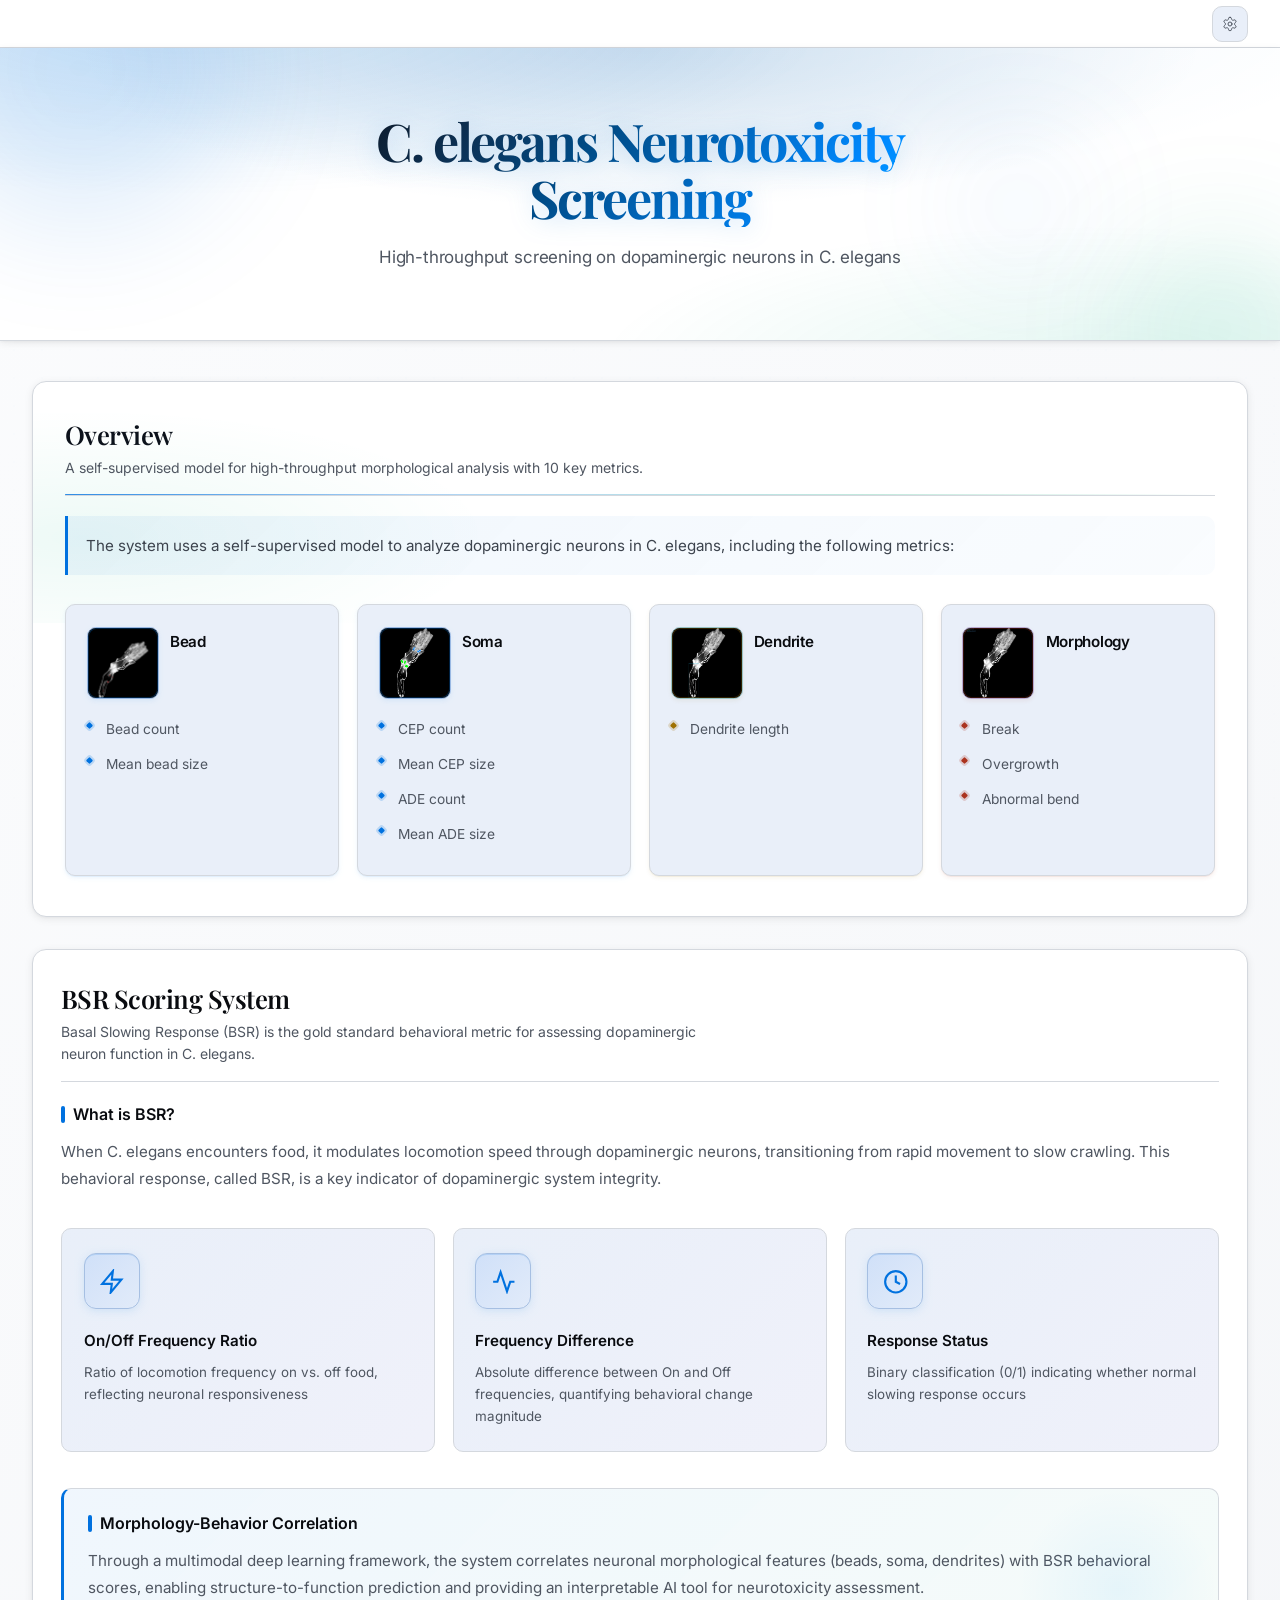
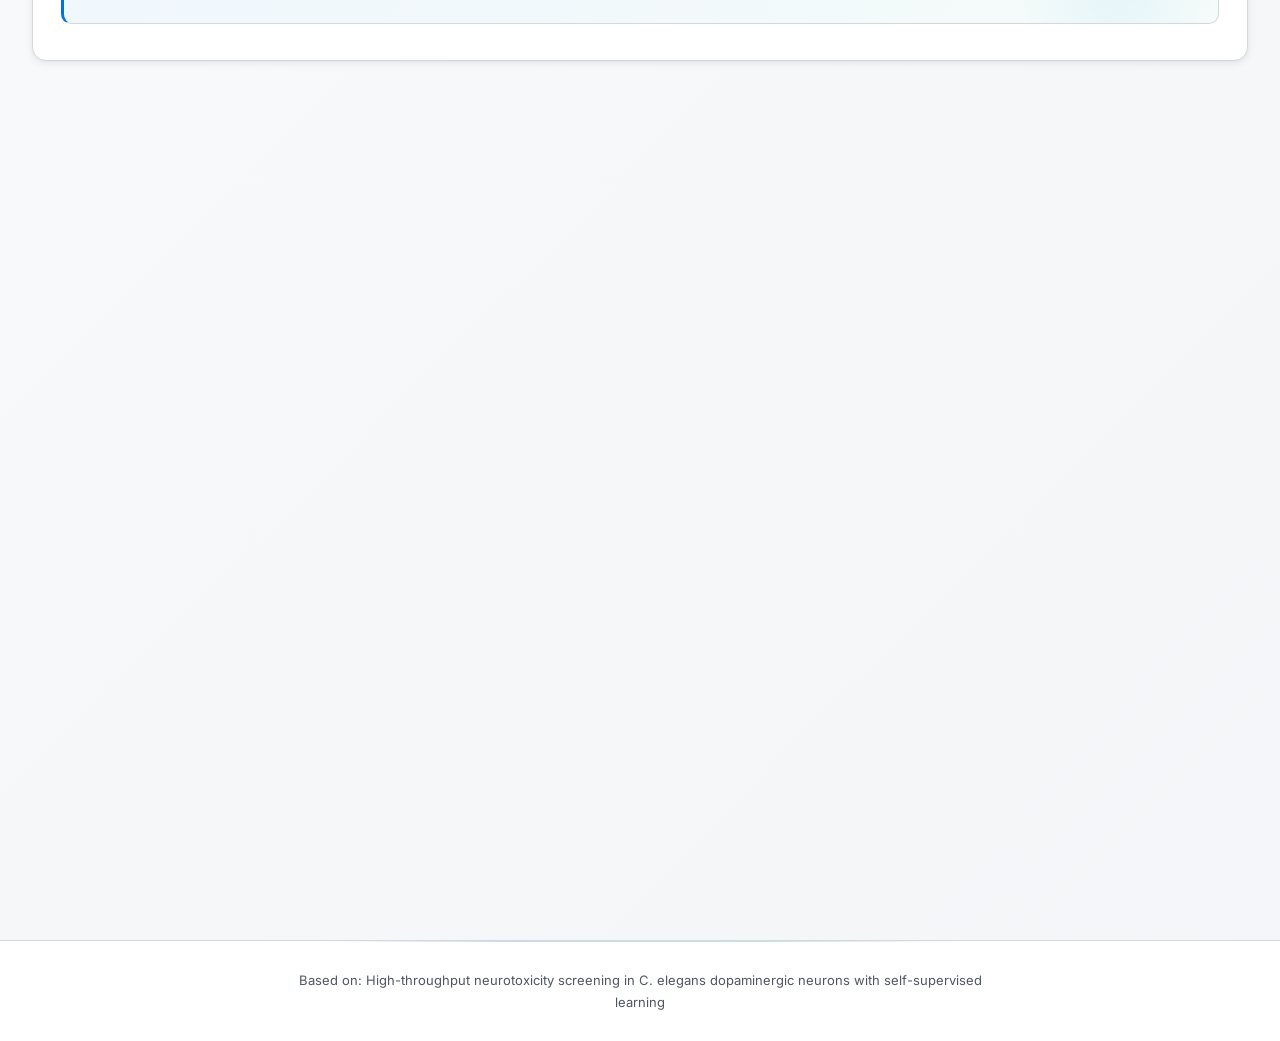
<file: index.html>
<!DOCTYPE html>
<html lang="en">
<head>
    <meta charset="UTF-8">
    <meta name="viewport" content="width=device-width, initial-scale=1.0">
    <title>线虫神经毒性筛查系统</title>
    <script src="prefs.js"></script>
    <link rel="preconnect" href="https://fonts.googleapis.com">
    <link rel="preconnect" href="https://fonts.gstatic.com" crossorigin>
    <link href="https://fonts.googleapis.com/css2?family=Inter:wght@400;500;600;700&family=JetBrains+Mono:wght@500;600&family=Playfair+Display:ital,wght@0,600;0,700;1,600&display=swap" rel="stylesheet">
    <link rel="preload" as="image" href="images/original/sample1.webp" fetchpriority="high">
    <link rel="stylesheet" href="styles.css?v=18">
</head>
<body>
    <div class="app-shell">
        <div class="global-bar">
            <div class="container global-bar__inner">
<a
                    href="settings.html"
                    class="settings-btn"
                    data-i18n-title="settings"
                    data-i18n-aria="settings"
                    aria-label="设置"
                >
                    <svg class="settings-btn__icon" viewBox="0 0 24 24" fill="none" stroke="currentColor" stroke-width="1.5" stroke-linecap="round" stroke-linejoin="round" aria-hidden="true">
                        <path
                            d="M12.22 2h-.44a2 2 0 0 0-2 2v.18a2 2 0 0 1-1 1.73l-.43.25a2 2 0 0 1-2 0l-.15-.08a2 2 0 0 0-2.73.73l-.22.38a2 2 0 0 0 .73 2.73l.15.1a2 2 0 0 1 1 1.72v.51a2 2 0 0 1-1 1.74l-.15.09a2 2 0 0 0-.73 2.73l.22.38a2 2 0 0 0 2.73.73l.15-.08a2 2 0 0 1 2 0l.43.25a2 2 0 0 1 1 1.73V20a2 2 0 0 0 2 2h.44a2 2 0 0 0 2-2v-.18a2 2 0 0 1 1-1.73l.43-.25a2 2 0 0 1 2 0l.15.08a2 2 0 0 0 2.73-.73l.22-.39a2 2 0 0 0-.73-2.73l-.15-.08a2 2 0 0 1-1-1.74v-.5a2 2 0 0 1 1-1.74l.15-.09a2 2 0 0 0 .73-2.73l-.22-.38a2 2 0 0 0-2.73-.73l-.15.08a2 2 0 0 1-2 0l-.43-.25a2 2 0 0 1-1-1.73V4a2 2 0 0 0-2-2z"
                        />
                        <circle cx="12" cy="12" r="3" />
                    </svg>
                </a>
            </div>
        </div>
        <header class="site-header">
            <div class="header-orb header-orb--1" aria-hidden="true"></div>
            <div class="header-orb header-orb--2" aria-hidden="true"></div>
            <div class="header-orb header-orb--3" aria-hidden="true"></div>
            <div class="container header-inner">
                <h1 data-i18n="home_title">线虫神经毒性筛查系统</h1>
                <p class="subtitle" data-i18n="home_subtitle">基于秀丽隐杆线虫（C. elegans）多巴胺能神经元的高通量神经毒性筛查</p>
            </div>
        </header>

        <main class="container main-content">
            <section class="intro card section-card reveal-on-scroll" aria-labelledby="intro-heading">
                <div class="intro-block__glow" aria-hidden="true"></div>
                <div class="section-head section-head--intro">
                    <h2 id="intro-heading" data-i18n="intro_title">系统简介</h2>
                    <p class="section-lead" data-i18n="intro_lead">自监督学习基础模型，对多巴胺能神经元进行高通量形态学分析，可检测 10 项关键指标。</p>
                </div>
                <p class="intro-paragraph" data-i18n="intro_p">本系统采用自监督学习的基础模型，对秀丽隐杆线虫（C. elegans）多巴胺能神经元进行高通量形态学分析，可检测以下关键指标：</p>
                <div class="metrics-grid metrics-grid--intro">
                    <div class="metric-group metric-group--bead reveal-on-scroll reveal-scale" data-reveal-delay="100">
                        <div class="metric-group__head">
                            <span class="metric-group__icon metric-group__icon--preview" aria-hidden="true"><img class="metric-group__thumb" src="images/results/sample1_bead.webp" alt="" loading="lazy" decoding="async" /></span>
                            <h3 data-i18n="mg_bead">串珠分析</h3>
                        </div>
                        <ul class="metric-group__list">
                            <li data-i18n="in_b1"><span class="term-tooltip" data-term="bead">串珠</span>数量</li>
                            <li data-i18n="in_b2">平均<span class="term-tooltip" data-term="bead">串珠</span>大小</li>
                        </ul>
                    </div>
                    <div class="metric-group metric-group--cell reveal-on-scroll reveal-scale" data-reveal-delay="200">
                        <div class="metric-group__head">
                            <span class="metric-group__icon metric-group__icon--preview" aria-hidden="true"><img class="metric-group__thumb" src="images/results/sample1_cellbody.webp" alt="" loading="lazy" decoding="async" /></span>
                            <h3 data-i18n="mg_cell">细胞体分析</h3>
                        </div>
                        <ul class="metric-group__list">
                            <li data-i18n="in_c1"><span class="term-tooltip" data-term="cep">CEP</span>数量</li>
                            <li data-i18n="in_c2">平均<span class="term-tooltip" data-term="cep">CEP</span>大小</li>
                            <li data-i18n="in_c3"><span class="term-tooltip" data-term="ade">ADE</span>数量</li>
                            <li data-i18n="in_c4">平均<span class="term-tooltip" data-term="ade">ADE</span>大小</li>
                        </ul>
                    </div>
                    <div class="metric-group metric-group--dend reveal-on-scroll reveal-scale" data-reveal-delay="300">
                        <div class="metric-group__head">
                            <span class="metric-group__icon metric-group__icon--preview" aria-hidden="true"><img class="metric-group__thumb" src="images/results/sample1_dendrite.webp" alt="" loading="lazy" decoding="async" /></span>
                            <h3 data-i18n="mg_dend">树突分析</h3>
                        </div>
                        <ul class="metric-group__list">
                            <li data-i18n="in_d1"><span class="term-tooltip" data-term="dendrite">树突</span>长度</li>
                        </ul>
                    </div>
                    <div class="metric-group metric-group--morph reveal-on-scroll reveal-scale" data-reveal-delay="400">
                        <div class="metric-group__head">
                            <span class="metric-group__icon metric-group__icon--preview" aria-hidden="true"><img class="metric-group__thumb" src="images/results/sample1_morphology.webp" alt="" loading="lazy" decoding="async" /></span>
                            <h3 data-i18n="mg_morph">形态异常</h3>
                        </div>
                        <ul class="metric-group__list">
                            <li data-i18n="in_m1">断裂</li>
                            <li data-i18n="in_m2">增生</li>
                            <li data-i18n="in_m3">异常弯曲</li>
                        </ul>
                    </div>
                </div>
            </section>

            <section class="bsr-section card section-card reveal-on-scroll" aria-labelledby="bsr-heading">
                <div class="section-head">
                    <h2 id="bsr-heading" data-i18n="bsr_title">BSR 评分系统</h2>
                    <p class="section-lead" data-i18n="bsr_lead">基础慢反应（Basal Slowing Response）是评估线虫多巴胺能神经元功能的金标准行为学指标。</p>
                </div>
                <div class="bsr-content">
                    <div class="bsr-explanation">
                        <h3 data-i18n="bsr_what_title">什么是 BSR？</h3>
                        <p data-i18n="bsr_what_desc">当线虫遇到食物时，会通过多巴胺能神经元调控运动速度，从快速移动转为缓慢爬行。这种行为反应称为 BSR，是评估多巴胺神经系统功能完整性的关键指标。</p>
                    </div>
                    <div class="bsr-metrics-wrap">
                        <div class="bsr-metric-card">
                            <div class="bsr-metric-icon">
                                <svg viewBox="0 0 24 24" fill="none" stroke="currentColor" stroke-width="2">
                                    <path d="M13 2L3 14h9l-1 8 10-12h-9l1-8z"/>
                                </svg>
                            </div>
                            <h4 data-i18n="bsr_metric1_title">On/Off 频率比</h4>
                            <p data-i18n="bsr_metric1_desc">食物上与食物外的运动频率比值，反映神经元响应能力</p>
                        </div>
                        <div class="bsr-metric-card">
                            <div class="bsr-metric-icon">
                                <svg viewBox="0 0 24 24" fill="none" stroke="currentColor" stroke-width="2">
                                    <polyline points="22 12 18 12 15 21 9 3 6 12 2 12"/>
                                </svg>
                            </div>
                            <h4 data-i18n="bsr_metric2_title">频率差异</h4>
                            <p data-i18n="bsr_metric2_desc">On-Off 频率的绝对差值，量化行为变化幅度</p>
                        </div>
                        <div class="bsr-metric-card">
                            <div class="bsr-metric-icon">
                                <svg viewBox="0 0 24 24" fill="none" stroke="currentColor" stroke-width="2">
                                    <circle cx="12" cy="12" r="10"/><path d="M12 6v6l4 2"/>
                                </svg>
                            </div>
                            <h4 data-i18n="bsr_metric3_title">响应状态</h4>
                            <p data-i18n="bsr_metric3_desc">二元分类（0/1），判断是否产生正常减速反应</p>
                        </div>
                    </div>
                    <div class="bsr-correlation">
                        <h3 data-i18n="bsr_corr_title">形态学与行为学关联</h3>
                        <p data-i18n="bsr_corr_desc">本系统通过多模态深度学习框架，将神经元形态学特征（串珠、细胞体、树突等）与 BSR 行为学评分相关联，实现从结构到功能的预测，为神经毒性评估提供可解释的 AI 工具。</p>
                    </div>
                </div>
            </section>

            <section class="demo-section card section-card reveal-on-scroll">
                <div class="section-head">
                    <h2 data-i18n="demo_title">分析演示</h2>
                    <p class="section-lead" data-i18n="demo_lead">选择样本与任务后进入工作区：左侧为原图，右侧为预处理与当前任务结果（演示数据）。</p>
                </div>

                <div class="demo-start-form">
                    <div class="field-block field-block--sample">
                        <div class="field-block-head">
                            <span class="field-label" id="sample-select-label" data-i18n="pick_sample">选择样本</span>
                            <span class="field-hint" data-i18n="hint_sample">缩略图为该样本原始图像预览</span>
                        </div>
                        <div
                            class="sample-picker"
                            id="sample-picker"
                            role="radiogroup"
                            aria-labelledby="sample-select-label"
                        ></div>
                        <input type="hidden" id="sample-index" name="sample" value="" />
                    </div>
                    <div class="field-block field-block--task">
                        <div class="field-block-head">
                            <span class="field-label" id="task-select-label" data-i18n="pick_task">分析任务</span>
                            <span class="field-hint" data-i18n="hint_task">选择一项后将进入对应该模块的结果页面</span>
                        </div>
                        <div
                            class="task-picker"
                            id="task-picker"
                            role="radiogroup"
                            aria-labelledby="task-select-label"
                        >
                            <button
                                type="button"
                                class="task-card"
                                role="radio"
                                aria-checked="false"
                                data-task-id="bead"
                                data-i18n-aria="task_bead_l"
                                aria-label="串珠分析"
                            >
                                <span class="task-card__inner"
                                    ><span class="task-card__icon task-card__icon--preview" aria-hidden="true"
                                        ><img class="task-card__thumb" src="images/results/sample1_bead.webp" alt="" loading="lazy" decoding="async" /></span
                                    ><span class="task-card__body"
                                        ><span class="task-card__label" data-i18n="task_bead_l">串珠分析</span
                                        ><span class="task-card__blurb" data-i18n="task_bead_b">珠状结构数量与大小</span></span
                                    ></span
                                >
                            </button>
                            <button
                                type="button"
                                class="task-card"
                                role="radio"
                                aria-checked="false"
                                data-task-id="cellbody"
                                data-i18n-aria="task_cell_l"
                                aria-label="细胞体分析"
                            >
                                <span class="task-card__inner"
                                    ><span class="task-card__icon task-card__icon--preview" aria-hidden="true"
                                        ><img class="task-card__thumb" src="images/results/sample1_cellbody.webp" alt="" loading="lazy" decoding="async" /></span
                                    ><span class="task-card__body"
                                        ><span class="task-card__label" data-i18n="task_cell_l">细胞体分析</span
                                        ><span class="task-card__blurb" data-i18n="task_cell_b">CEP、ADE 细胞体</span></span
                                    ></span
                                >
                            </button>
                            <button
                                type="button"
                                class="task-card"
                                role="radio"
                                aria-checked="false"
                                data-task-id="dendrite"
                                data-i18n-aria="task_dend_l"
                                aria-label="树突分析"
                            >
                                <span class="task-card__inner"
                                    ><span class="task-card__icon task-card__icon--preview" aria-hidden="true"
                                        ><img class="task-card__thumb" src="images/results/sample1_dendrite.webp" alt="" loading="lazy" decoding="async" /></span
                                    ><span class="task-card__body"
                                        ><span class="task-card__label" data-i18n="task_dend_l">树突分析</span
                                        ><span class="task-card__blurb" data-i18n="task_dend_b">树突长度</span></span
                                    ></span
                                >
                            </button>
                            <button
                                type="button"
                                class="task-card"
                                role="radio"
                                aria-checked="false"
                                data-task-id="morphology"
                                data-i18n-aria="task_morph_l"
                                aria-label="形态异常分析"
                            >
                                <span class="task-card__inner"
                                    ><span class="task-card__icon task-card__icon--preview" aria-hidden="true"
                                        ><img class="task-card__thumb" src="images/results/sample1_morphology.webp" alt="" loading="lazy" decoding="async" /></span
                                    ><span class="task-card__body"
                                        ><span class="task-card__label" data-i18n="task_morph_l">形态异常分析</span
                                        ><span class="task-card__blurb" data-i18n="task_morph_b">断裂、增生、弯曲</span></span
                                    ></span
                                >
                            </button>
                        </div>
                        <input type="hidden" id="task-id" name="task" value="" />
                    </div>
                    <div class="field-block field-block--bsr">
                        <div class="field-block-head">
                            <span class="field-label" data-i18n="bsr_section_title">行为学评分</span>
                            <span class="field-hint" data-i18n="bsr_section_hint">基于形态学特征预测行为学输出</span>
                        </div>
                        <div class="bsr-standalone-picker" role="radiogroup" aria-labelledby="bsr-picker-label">
                            <button
                                type="button"
                                class="task-card task-card--bsr-standalone"
                                role="radio"
                                aria-checked="false"
                                data-task-id="bsr"
                                data-i18n-aria="task_bsr_l"
                                aria-label="BSR 评分"
                            >
                                <span class="task-card__inner"
                                    ><span class="task-card__icon task-card__icon--preview task-card__icon--bsr" aria-hidden="true"
                                        ><svg class="task-card__svg-bsr" viewBox="0 0 48 48" fill="none" aria-hidden="true">
                                            <circle cx="24" cy="24" r="21" stroke="currentColor" stroke-width="2.5" opacity="0.15"/>
                                            <circle cx="24" cy="24" r="21" stroke="currentColor" stroke-width="2.5" stroke-dasharray="132" stroke-dashoffset="26" stroke-linecap="round" opacity="0.9"
                                                transform="rotate(-90 24 24)"/>
                                            <text x="24" y="21" text-anchor="middle" fill="currentColor" font-family="JetBrains Mono, monospace" font-size="13" font-weight="700">BSR</text>
                                            <text x="24" y="34" text-anchor="middle" fill="currentColor" font-family="JetBrains Mono, monospace" font-size="8" font-weight="500" opacity="0.6">SCORE</text>
                                        </svg
                                    ></span
                                    ><span class="task-card__body"
                                        ><span class="task-card__label" data-i18n="task_bsr_l">BSR 评分</span
                                        ><span class="task-card__blurb" data-i18n="task_bsr_b">行为学评分计算</span></span
                                    ></span
                                >
                            </button>
                        </div>
                    </div>
                    <div class="demo-form-actions">
                        <button type="button" class="btn btn-primary btn-lg" id="start-btn" data-i18n="start">开始</button>
                    </div>
                </div>
            </section>
        </main>

        <footer class="site-footer">
            <div class="container">
                <p data-i18n="footer">基于论文：High-throughput neurotoxicity screening in C. elegans dopaminergic neurons with self-supervised learning</p>
            </div>
        </footer>
    </div>

    <script src="i18n.js?v=15"></script>
    <script src="tooltip.js?v=2"></script>
    <script src="scroll-reveal.js?v=1"></script>
    <script src="data.js?v=16"></script>
    <script src="home.js?v=19"></script>
</body>
</html>
</file>
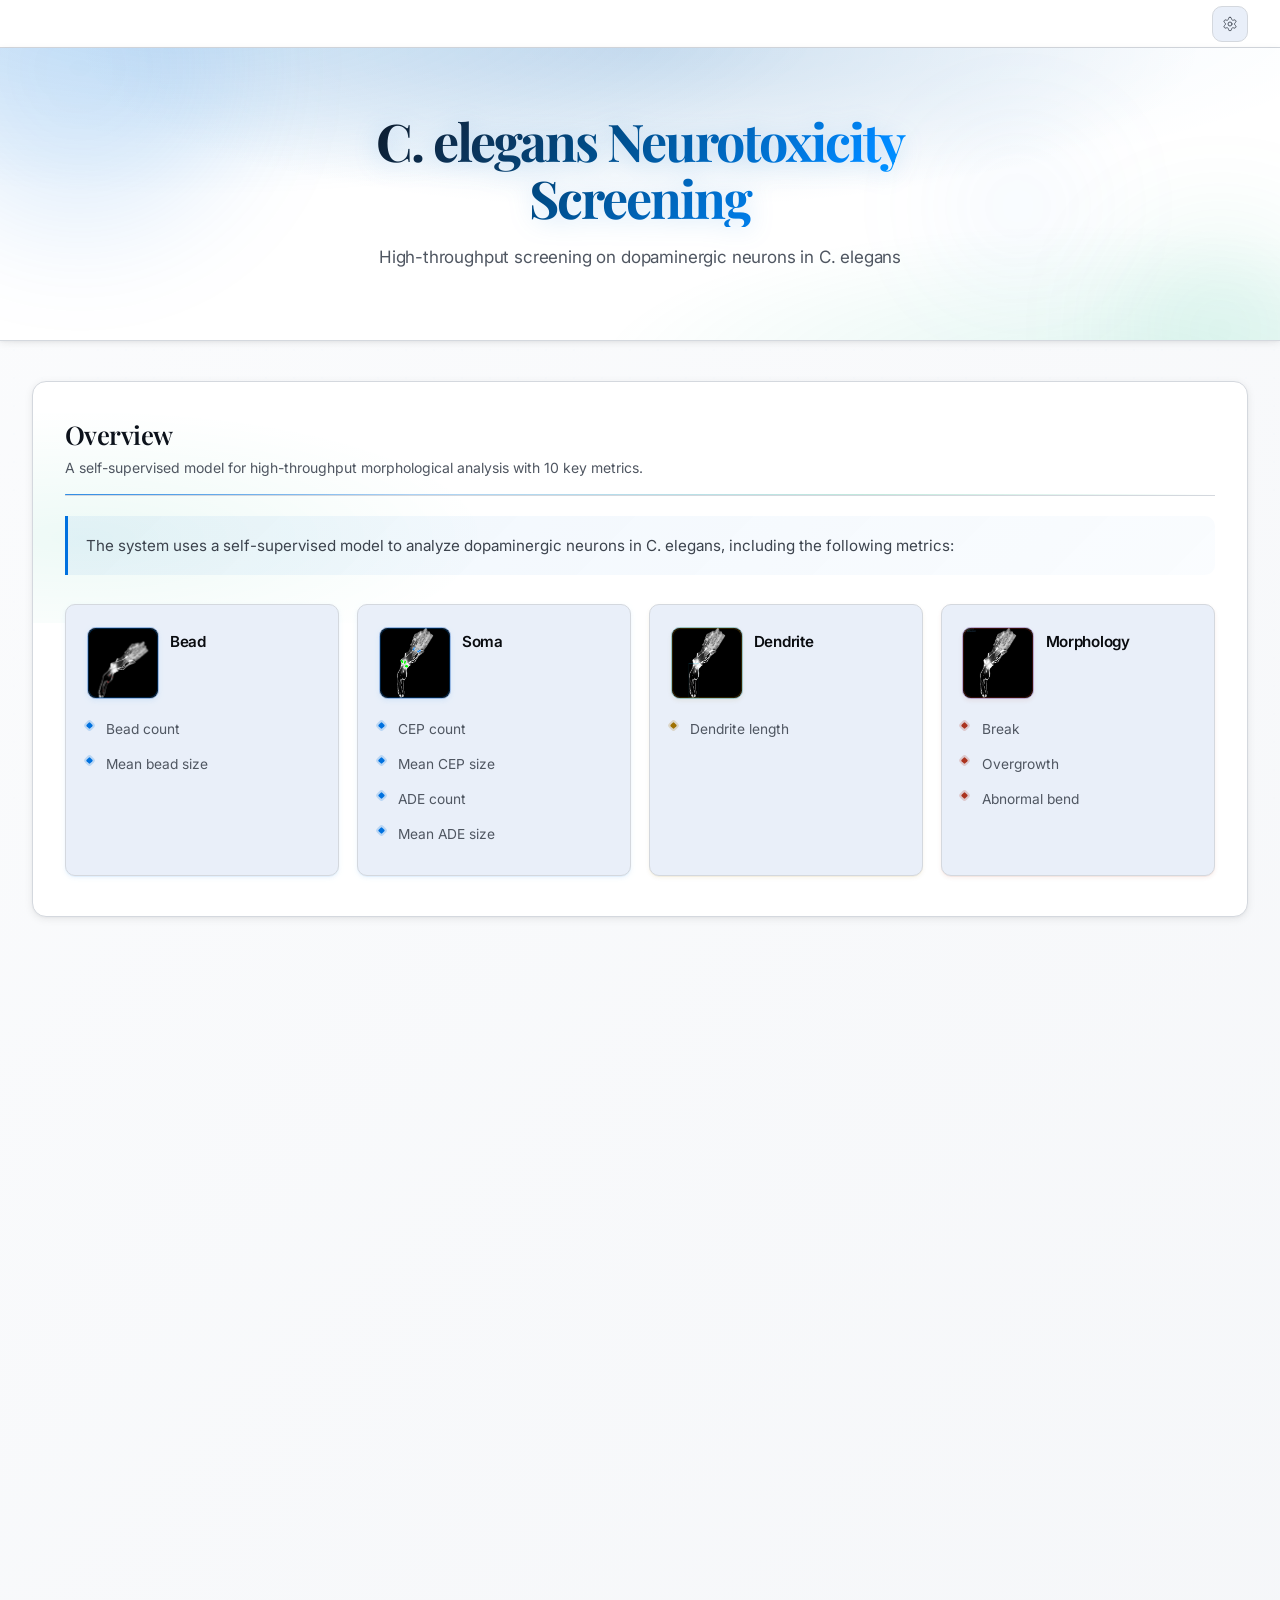
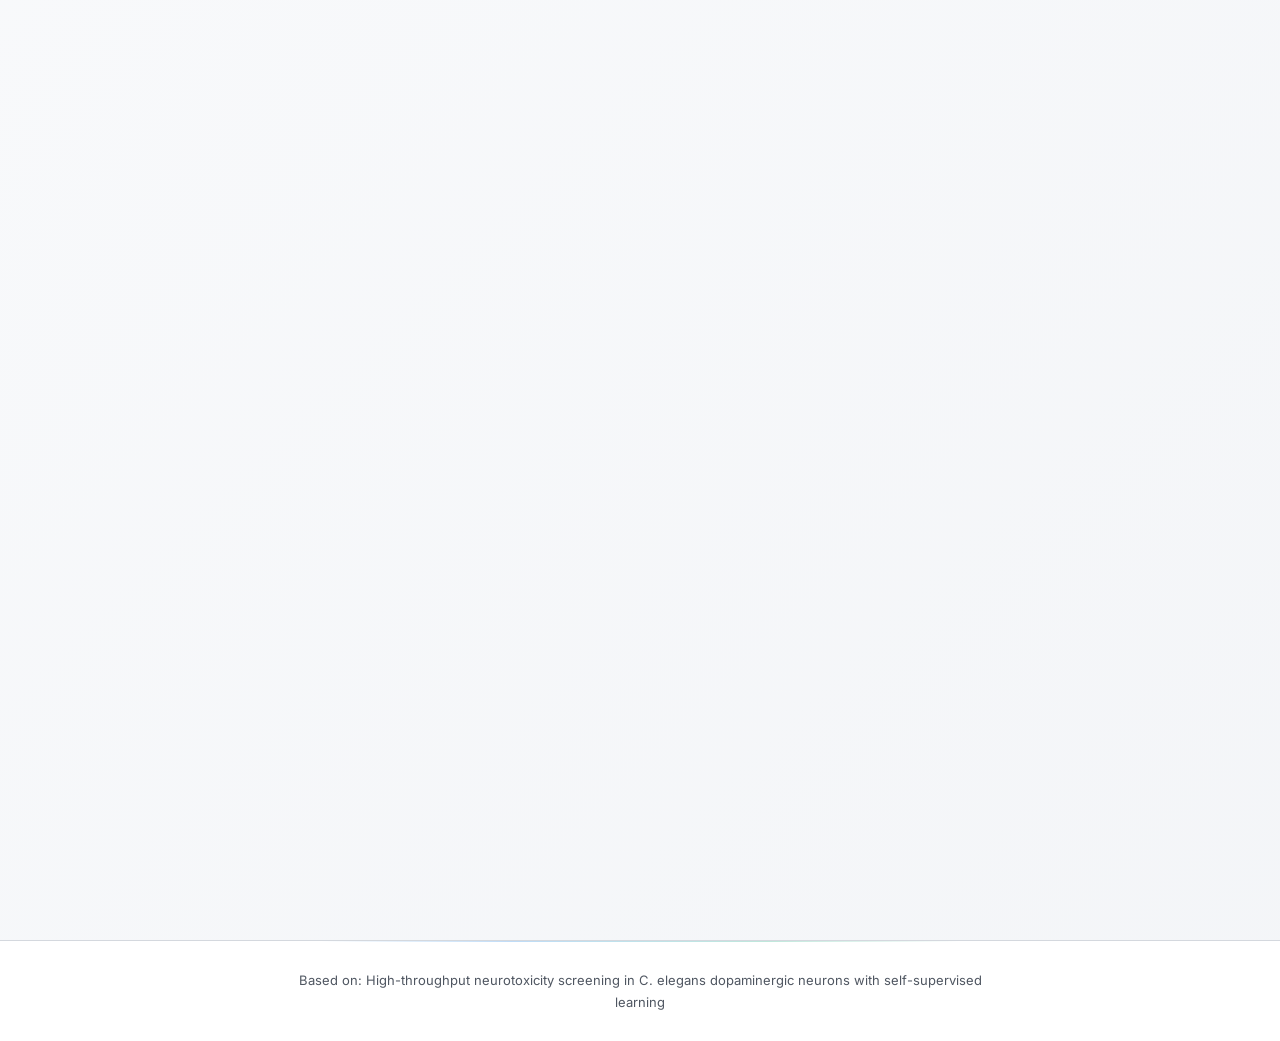
<file: analysis.html>
<!DOCTYPE html>
<html lang="en">
<head>
    <meta charset="UTF-8">
    <meta name="viewport" content="width=device-width, initial-scale=1.0">
    <title>分析工作区</title>
    <script src="prefs.js"></script>
    <link rel="preconnect" href="https://fonts.googleapis.com">
    <link rel="preconnect" href="https://fonts.gstatic.com" crossorigin>
    <link href="https://fonts.googleapis.com/css2?family=Inter:wght@400;500;600;700&family=JetBrains+Mono:wght@500;600&family=Playfair+Display:ital,wght@0,600;0,700;1,600&display=swap" rel="stylesheet">
    <link rel="stylesheet" href="styles.css?v=19">
</head>
<body>
    <div class="app-shell app-shell--workspace">
        <header class="workspace-topbar">
            <div class="workspace-topbar-inner">
                <a href="index.html" class="back-link" data-i18n="back">返回</a>
                <div class="workspace-title-block">
                    <h1 class="workspace-title" data-i18n="workspace_title">分析工作区</h1>
                    <div class="workspace-switchers">
                        <div class="workspace-switcher">
                            <label for="sample-switcher" class="switcher-label" data-i18n="sample_label">样本</label>
                            <select id="sample-switcher" class="switcher-select">
                                <!-- Options populated by JS -->
                            </select>
                        </div>
                        <div class="workspace-switcher">
                            <label for="task-switcher" class="switcher-label" data-i18n="task_label">任务</label>
                            <select id="task-switcher" class="switcher-select">
                                <!-- Options populated by JS -->
                            </select>
                        </div>
                    </div>
                </div>
                <a
                    href="settings.html"
                    class="settings-btn settings-btn--toolbar"
                    data-i18n-title="settings"
                    data-i18n-aria="settings"
                    aria-label="设置"
                >
                    <svg class="settings-btn__icon" viewBox="0 0 24 24" fill="none" stroke="currentColor" stroke-width="1.5" stroke-linecap="round" stroke-linejoin="round" aria-hidden="true">
                        <path
                            d="M12.22 2h-.44a2 2 0 0 0-2 2v.18a2 2 0 0 1-1 1.73l-.43.25a2 2 0 0 1-2 0l-.15-.08a2 2 0 0 0-2.73.73l-.22.38a2 2 0 0 0 .73 2.73l.15.1a2 2 0 0 1 1 1.72v.51a2 2 0 0 1-1 1.74l-.15.09a2 2 0 0 0-.73 2.73l.22.38a2 2 0 0 0 2.73.73l.15-.08a2 2 0 0 1 2 0l.43.25a2 2 0 0 1 1 1.73V20a2 2 0 0 0 2 2h.44a2 2 0 0 0 2-2v-.18a2 2 0 0 1 1-1.73l.43-.25a2 2 0 0 1 2 0l.15.08a2 2 0 0 0 2.73-.73l.22-.39a2 2 0 0 0-.73-2.73l-.15-.08a2 2 0 0 1-1-1.74v-.5a2 2 0 0 1 1-1.74l.15-.09a2 2 0 0 0 .73-2.73l-.22-.38a2 2 0 0 0-2.73-.73l-.15.08a2 2 0 0 1-2 0l-.43-.25a2 2 0 0 1-1-1.73V4a2 2 0 0 0-2-2z"
                        />
                        <circle cx="12" cy="12" r="3" />
                    </svg>
                </a>
            </div>
        </header>

        <main class="workspace-main">
            <div class="container workspace-layout">
                <div class="workspace-layout-inner">
                <div class="workspace-split">
                    <section class="workspace-pane workspace-pane--left" aria-label="" data-i18n-aria="left_pane" id="left-pane-a11y">
                        <h2 class="pane-title" data-i18n="left_pane">原始图像</h2>
                        <div class="image-container workspace-image-container workspace-canvas">
                            <img id="workspace-original" src="" data-i18n-alt="orig_img_alt" alt="原始线虫神经元图像" />
                        </div>
                    </section>

                    <section class="workspace-pane workspace-pane--right" id="right-pane-a11y" data-i18n-aria="result_pane" aria-label="">
                        <h2 class="pane-title" id="right-pane-heading" data-i18n="result_heading">结果</h2>
                        <div class="workspace-right-body">
                            <div class="right-panel right-panel--empty" id="right-empty" role="status">
                                <p class="right-placeholder-text" data-i18n="right_placeholder">此区域为分析结果。请先点击「预处理」查看预处理图，再点击「生成结果」查看当前任务输出。</p>
                            </div>

                            <div class="right-panel right-panel--preprocessed" id="right-preprocessed" hidden>
                                <div class="preprocessed-viewer" role="region" data-i18n-aria="pre_region" aria-label="">
                                    <button type="button" class="pager-btn pager-prev" id="preprocessed-prev" aria-controls="preprocessed-image" data-i18n-aria="pager_prev" aria-label="上一页">
                                        <span class="pager-icon" aria-hidden="true">‹</span>
                                    </button>
                                    <div class="preprocessed-frame">
                                        <div class="image-container preprocessed-image-wrap workspace-canvas">
                                            <img id="preprocessed-image" src="" data-i18n-alt="pre_alt" alt="预处理后的图像" />
                                        </div>
                                        <div class="pager-bar">
                                            <p class="stage-description" id="preprocessed-caption"></p>
                                            <span class="pager-indicator" id="preprocessed-indicator" aria-live="polite">1 / 1</span>
                                        </div>
                                    </div>
                                    <button type="button" class="pager-btn pager-next" id="preprocessed-next" aria-controls="preprocessed-image" data-i18n-aria="pager_next" aria-label="下一页">
                                        <span class="pager-icon" aria-hidden="true">›</span>
                                    </button>
                                </div>
                            </div>

                            <div class="right-panel right-panel--result" id="right-result" hidden>
                                <div class="result-canvas-block">
                                <div class="image-container workspace-image-container result-canvas workspace-canvas">
                                    <img id="result-image" src="" data-i18n-alt="result_img_alt" alt="任务结果图像" />
                                </div>
                                <div class="result-metrics" id="result-metrics">
                                </div>
                                </div>
                            </div>
                        </div>
                    </section>
                </div>

                <div class="workspace-toolbar">
                    <div class="workspace-toolbar__actions">
                        <button type="button" class="btn btn-primary" id="action-btn">预处理</button>
                        <button type="button" class="btn btn-secondary" id="back-step-btn" hidden>Previous step</button>
                        <button type="button" class="btn btn-secondary export-btn" id="export-btn" hidden>
                            <svg viewBox="0 0 24 24" fill="none" stroke="currentColor" stroke-width="2" stroke-linecap="round" stroke-linejoin="round"><path d="M21 15v4a2 2 0 0 1-2 2H5a2 2 0 0 1-2-2v-4"/><polyline points="7 10 12 15 17 10"/><line x1="12" y1="15" x2="12" y2="3"/></svg>
                            Export CSV
                        </button>
                    </div>
                    <div class="workspace-shortcuts-hint">
                        <span data-i18n="shortcut_execute">Space/Enter: Execute</span>
                        <span data-i18n="shortcut_back">Esc: Back</span>
                        <span data-i18n="shortcut_nav">←→: Navigate</span>
                        <span data-i18n="shortcut_sample">1-8: Switch Samples</span>
                        <span data-i18n="shortcut_export">E: Export CSV</span>
                    </div>
                </div>
                </div>
            </div>
        </main>
    </div>


    <script src="i18n.js?v=16"></script>
    <script src="tooltip.js"></script>
    <script src="image-zoom.js"></script>

    <script src="data.js?v=17"></script>
    <script src="analysis.js?v=23"></script>
</body>
</html>
</file>
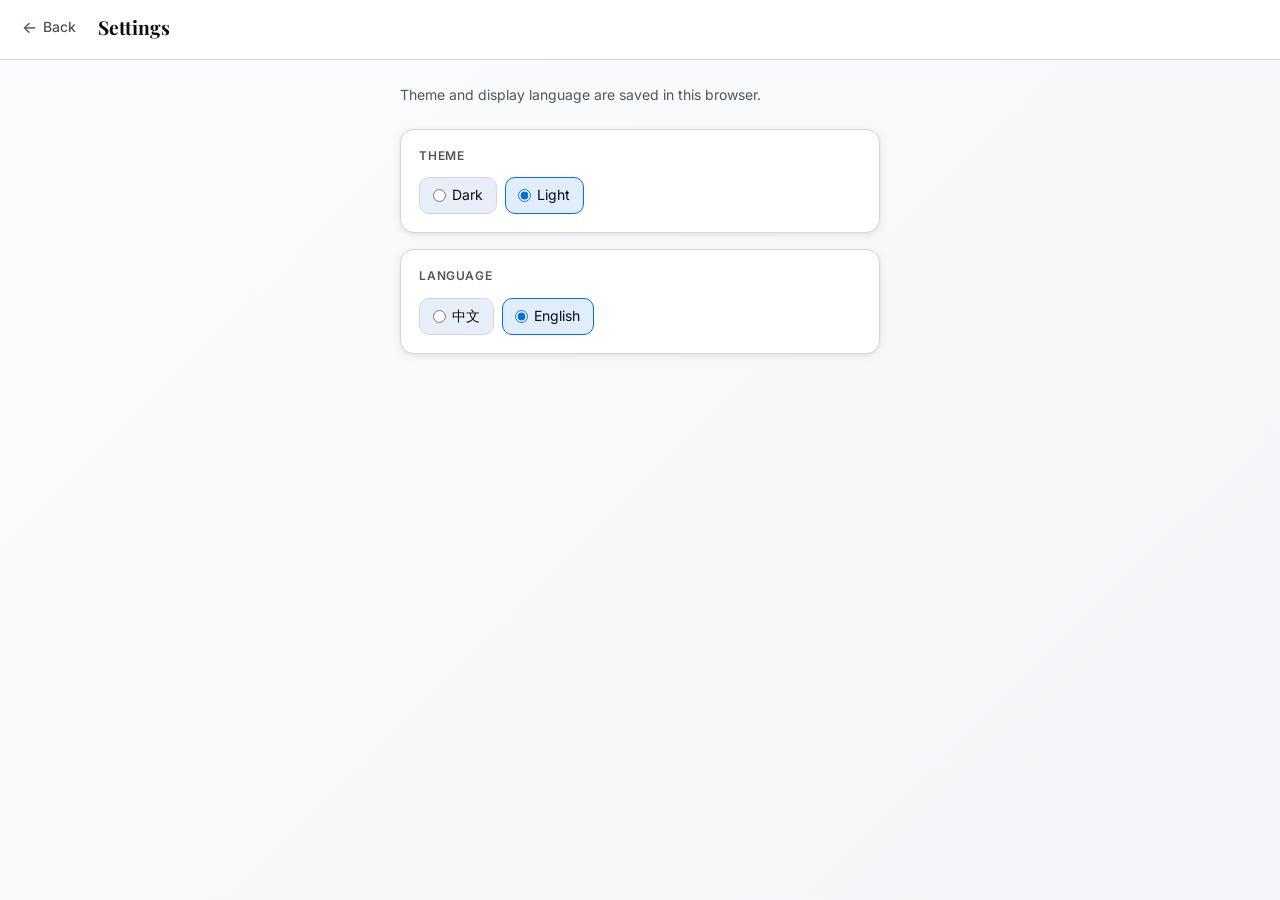
<file: settings.html>
<!DOCTYPE html>
<html lang="en">
<head>
    <meta charset="UTF-8">
    <meta name="viewport" content="width=device-width, initial-scale=1.0">
    <title>设置</title>
    <link rel="preconnect" href="https://fonts.googleapis.com">
    <link rel="preconnect" href="https://fonts.gstatic.com" crossorigin>
    <link href="https://fonts.googleapis.com/css2?family=Inter:wght@400;500;600;700&family=Playfair+Display:ital,wght@0,600;0,700;1,600&display=swap" rel="stylesheet">
    <link rel="stylesheet" href="styles.css">
    <script src="prefs.js"></script>
</head>
<body>
    <div class="settings-page app-shell--workspace">
        <header class="settings-topbar">
            <button type="button" class="back-link" id="settings-back" data-i18n="settings_back">返回</button>
            <h1 data-i18n="settings_title">设置</h1>
        </header>
        <main class="settings-main">
            <p class="settings-lead" data-i18n="settings_subtitle">主题与显示语言将保存在本机浏览器。</p>

            <section class="settings-block" id="block-theme" aria-labelledby="label-theme">
                <h2 id="label-theme" data-i18n="setting_theme">主题模式</h2>
                <div class="theme-options" role="radiogroup" aria-label="" id="theme-rg">
                    <label class="settings-option" id="opt-theme-dark"
                        ><input type="radio" name="nmi-theme" value="dark" id="r-dark" />
                        <span data-i18n="theme_dark">暗色</span></label
                    >
                    <label class="settings-option" id="opt-theme-light"
                        ><input type="radio" name="nmi-theme" value="light" id="r-light" />
                        <span data-i18n="theme_light">亮色</span></label
                    >
                </div>
            </section>

            <section class="settings-block" id="block-lang" aria-labelledby="label-lang">
                <h2 id="label-lang" data-i18n="setting_language">显示语言</h2>
                <div class="lang-options" role="radiogroup" id="lang-rg">
                    <label class="settings-option" id="opt-lang-zh"
                        ><input type="radio" name="nmi-lang" value="zh" id="r-zh" />
                        <span data-i18n="lang_zh">中文</span></label
                    >
                    <label class="settings-option" id="opt-lang-en"
                        ><input type="radio" name="nmi-lang" value="en" id="r-en" />
                        <span data-i18n="lang_en">English</span></label
                    >
                </div>
            </section>
        </main>
    </div>
    <script src="i18n.js?v=10"></script>
    <script src="settings.js"></script>
</body>
</html>
</file>
<file: styles.css>
/* C. elegans Neurotoxicity Screening Demo */

*,
*::before,
*::after {
    margin: 0;
    padding: 0;
    box-sizing: border-box;
}

:root {
    --radius: 0.625rem;
    --radius-lg: var(--radius);
    --radius-xl: calc(var(--radius) + 4px);
}

html {
    scroll-behavior: smooth;
    font-size: 16px;
}

@media (prefers-reduced-motion: reduce) {
    html {
        scroll-behavior: auto;
    }
    * {
        animation-duration: 0.01ms !important;
        animation-iteration-count: 1 !important;
        transition-duration: 0.01ms !important;
    }
}

/* 亮色（无 .dark 时由 prefs.js 控制） */
html:not(.dark) {
    --background: oklch(0.98 0.002 260);
    --foreground: oklch(0.15 0.01 260);
    --card: oklch(1 0 0);
    --card-foreground: oklch(0.15 0.01 260);
    --popover: oklch(1 0 0);
    --primary: oklch(0.55 0.2 250);
    --primary-foreground: oklch(0.98 0.005 260);
    --secondary: oklch(0.94 0.01 260);
    --secondary-foreground: oklch(0.2 0.01 260);
    --muted: oklch(0.94 0.01 260);
    --muted-foreground: oklch(0.45 0.02 260);
    --accent: oklch(0.95 0.015 260);
    --accent-foreground: oklch(0.2 0.01 260);
    --destructive: oklch(0.55 0.22 25);
    --border: oklch(0.88 0.01 260);
    --input: oklch(0.9 0.01 260);
    --ring: oklch(0.55 0.2 250);
    --chart-2: oklch(0.6 0.18 170);
    --agent-gradient: linear-gradient(135deg, oklch(0.99 0.002 260) 0%, oklch(0.97 0.004 260) 100%);
    --card-shadow: 0 2px 8px oklch(0 0 0 / 0.08), 0 1px 3px oklch(0 0 0 / 0.04);
    --card-shadow-hover: 0 8px 24px oklch(0 0 0 / 0.12), 0 4px 12px oklch(0.55 0.2 250 / 0.08);
}

html.dark {
    --background: oklch(0.13 0.005 260);
    --foreground: oklch(0.93 0.005 260);
    --card: oklch(0.17 0.008 260);
    --card-foreground: oklch(0.93 0.005 260);
    --popover: oklch(0.19 0.008 260);
    --primary: oklch(0.65 0.19 250);
    --primary-foreground: oklch(0.98 0.005 260);
    --secondary: oklch(0.22 0.01 260);
    --secondary-foreground: oklch(0.82 0.01 260);
    --muted: oklch(0.22 0.008 260);
    --muted-foreground: oklch(0.62 0.015 260);
    --accent: oklch(0.24 0.015 260);
    --accent-foreground: oklch(0.93 0.005 260);
    --destructive: oklch(0.65 0.2 25);
    --border: oklch(0.26 0.012 260);
    --input: oklch(0.24 0.012 260);
    --ring: oklch(0.65 0.19 250);
    --chart-2: oklch(0.7 0.15 170);
    --agent-gradient: linear-gradient(135deg, oklch(0.14 0.006 260) 0%, oklch(0.11 0.005 260) 100%);
    --card-shadow: 0 2px 8px oklch(0 0 0 / 0.2), 0 1px 3px oklch(0 0 0 / 0.15);
    --card-shadow-hover: 0 8px 32px oklch(0 0 0 / 0.3), 0 4px 16px oklch(0.65 0.19 250 / 0.15);
}

body {
    font-family:
        "Inter",
        ui-sans-serif,
        system-ui,
        "PingFang SC",
        "Hiragino Sans GB",
        "Microsoft YaHei",
        sans-serif;
    line-height: 1.6;
    color: var(--foreground);
    background: var(--background);
    min-height: 100vh;
    -webkit-font-smoothing: antialiased;
}

.app-shell {
    min-height: 100vh;
    display: flex;
    flex-direction: column;
    background: var(--agent-gradient);
    position: relative;
}

.app-shell::before {
    content: "";
    position: fixed;
    inset: 0;
    pointer-events: none;
    z-index: 0;
    --dot-size: 1px;
    --dot-spacing: 28px;
    background-image: radial-gradient(
        circle at center,
        oklch(0.55 0.2 250 / 0.06) var(--dot-size),
        transparent var(--dot-size)
    );
    background-size: var(--dot-spacing) var(--dot-spacing);
    mask-image: linear-gradient(
        to bottom,
        oklch(0 0 0 / 0.4) 0%,
        oklch(0 0 0 / 0.15) 40%,
        oklch(0 0 0 / 0.06) 70%,
        oklch(0 0 0 / 0.02) 100%
    );
}

.app-shell > * {
    position: relative;
    z-index: 1;
}

.container {
    width: 100%;
    max-width: 80rem;
    margin-left: auto;
    margin-right: auto;
    padding-left: 1rem;
    padding-right: 1rem;
}

@media (min-width: 640px) {
    .container {
        padding-left: 1.5rem;
        padding-right: 1.5rem;
    }
}

@media (min-width: 1024px) {
    .container {
        padding-left: 2rem;
        padding-right: 2rem;
    }
}

/* --- 全站：设置入口 --- */
.global-bar {
    border-bottom: 1px solid var(--border);
    background: var(--card);
}

.global-bar__inner {
    display: flex;
    justify-content: flex-end;
    align-items: center;
    min-height: 2.5rem;
    padding-top: 0.35rem;
    padding-bottom: 0.35rem;
}

.settings-btn {
    display: inline-flex;
    align-items: center;
    justify-content: center;
    width: 2.25rem;
    height: 2.25rem;
    border-radius: var(--radius);
    color: var(--muted-foreground);
    border: 1px solid var(--border);
    background: var(--accent);
    text-decoration: none;
    transition: color 0.3s ease,
                background 0.3s ease,
                border-color 0.3s ease,
                box-shadow 0.3s ease,
                transform 0.4s cubic-bezier(0.4, 0, 0.2, 1);
}

.settings-btn:hover {
    color: var(--foreground);
    border-color: var(--ring);
    background: linear-gradient(135deg,
        var(--secondary) 0%,
        color-mix(in oklch, var(--secondary) 90%, var(--accent)) 100%);
    transform: rotate(90deg) scale(1.1);
    box-shadow: 0 4px 12px oklch(0.55 0.2 250 / 0.2),
                0 2px 6px oklch(0 0 0 / 0.08);
}

.settings-btn:focus-visible {
    outline: none;
    box-shadow: 0 0 0 3px oklch(0.55 0.2 250 / 0.3);
}

.settings-btn__icon {
    width: 1rem;
    height: 1rem;
    display: block;
}

.workspace-topbar-inner .settings-btn--toolbar {
    margin-left: auto;
    flex-shrink: 0;
}

.visually-hidden {
    position: absolute;
    width: 1px;
    height: 1px;
    padding: 0;
    margin: -1px;
    overflow: hidden;
    clip: rect(0, 0, 0, 0);
    white-space: nowrap;
    border: 0;
}

/* --- 设置页 --- */
.settings-page {
    min-height: 100vh;
    display: flex;
    flex-direction: column;
    background: var(--agent-gradient);
}

.settings-topbar {
    display: flex;
    align-items: center;
    gap: 1rem;
    padding: 0.75rem 1rem 1rem;
    border-bottom: 1px solid var(--border);
    background: var(--card);
}

.settings-topbar h1 {
    font-family: "Playfair Display", Georgia, serif;
    font-size: 1.2rem;
    font-weight: 700;
    color: var(--foreground);
    flex: 1;
    min-width: 0;
}

.settings-main {
    flex: 1;
    max-width: 32rem;
    width: 100%;
    margin: 0 auto;
    padding: 1.5rem 1rem 2rem;
}

.settings-lead {
    font-size: 0.875rem;
    color: var(--muted-foreground);
    margin-bottom: 1.5rem;
    line-height: 1.5;
}

.settings-block {
    background: var(--card);
    border: 1px solid var(--border);
    border-radius: var(--radius-xl);
    box-shadow: var(--card-shadow);
    padding: 1rem 1.15rem 1.15rem;
    margin-bottom: 1rem;
}

.settings-block h2 {
    font-size: 0.75rem;
    font-weight: 600;
    text-transform: uppercase;
    letter-spacing: 0.05em;
    color: var(--muted-foreground);
    margin-bottom: 0.75rem;
}

.theme-options,
.lang-options {
    display: flex;
    flex-wrap: wrap;
    gap: 0.5rem;
}

.settings-option {
    display: inline-flex;
    align-items: center;
    gap: 0.35rem;
    padding: 0.4rem 0.8rem;
    font-size: 0.875rem;
    color: var(--foreground);
    background: var(--accent);
    border: 1px solid var(--border);
    border-radius: var(--radius);
    cursor: pointer;
    transition: background 0.2s, border-color 0.2s, color 0.2s;
}

.settings-option:hover {
    border-color: var(--ring);
}

.settings-option input {
    margin: 0;
    accent-color: var(--primary);
}

.settings-option--active {
    border-color: var(--primary);
    background: oklch(0.5 0.12 250 / 0.2);
}

html:not(.dark) .settings-option--active {
    background: oklch(0.55 0.2 250 / 0.12);
}

/* --- Header (NeuroSentinel: subtle gradient, serif display title) --- */
.site-header {
    position: relative;
    border-bottom: 1px solid var(--border);
    padding: 4rem 0 4.25rem;
    background: var(--card);
    box-shadow: var(--card-shadow);
    overflow: hidden;
}

.site-header::before {
    content: "";
    position: absolute;
    inset: 0;
    background:
        radial-gradient(ellipse 90% 110% at 15% -10%, oklch(0.55 0.18 250 / 0.14), transparent 55%),
        radial-gradient(ellipse 70% 90% at 85% 110%, oklch(0.65 0.15 170 / 0.1), transparent 55%),
        radial-gradient(ellipse 100% 120% at 50% -20%, oklch(0.55 0.18 250 / 0.08), transparent 60%);
    pointer-events: none;
    animation: headerGlow 8s ease-in-out infinite alternate;
}

.site-header::after {
    content: "";
    position: absolute;
    inset: 0;
    background:
        radial-gradient(ellipse 80% 100% at 50% 0%, oklch(0.45 0.15 250 / 0.15), transparent 55%);
    pointer-events: none;
    animation: headerGlowSecondary 10s ease-in-out infinite alternate-reverse;
}

/* Floating geometric orbs in header background */
.header-orb {
    position: absolute;
    border-radius: 50%;
    pointer-events: none;
    filter: blur(60px);
    opacity: 0.5;
}

.header-orb--1 {
    width: 320px;
    height: 320px;
    top: -140px;
    left: -80px;
    background: oklch(0.55 0.2 250 / 0.25);
    animation: floatOrb1 18s ease-in-out infinite;
}

.header-orb--2 {
    width: 200px;
    height: 200px;
    bottom: -90px;
    right: -40px;
    background: oklch(0.65 0.18 170 / 0.2);
    animation: floatOrb2 14s ease-in-out infinite;
}

.header-orb--3 {
    width: 140px;
    height: 140px;
    top: 30%;
    right: 15%;
    background: oklch(0.7 0.12 250 / 0.15);
    animation: floatOrb3 12s ease-in-out infinite;
}

@keyframes floatOrb1 {
    0%, 100% { transform: translate(0, 0) scale(1); }
    33% { transform: translate(40px, 30px) scale(1.15); }
    66% { transform: translate(-20px, -20px) scale(0.9); }
}

@keyframes floatOrb2 {
    0%, 100% { transform: translate(0, 0) scale(1); }
    33% { transform: translate(-30px, -25px) scale(1.1); }
    66% { transform: translate(20px, 15px) scale(0.95); }
}

@keyframes floatOrb3 {
    0%, 100% { transform: translate(0, 0) scale(1); }
    50% { transform: translate(-25px, 20px) scale(1.2); }
}

@keyframes headerGlow {
    0% { opacity: 0.7; transform: scale(1); }
    100% { opacity: 1; transform: scale(1.05); }
}

@keyframes headerGlowSecondary {
    0% { opacity: 0.4; }
    100% { opacity: 0.85; }
}

.header-inner {
    position: relative;
    z-index: 1;
    text-align: center;
    max-width: 48rem;
    margin: 0 auto;
}

.eyebrow {
    font-size: 0.75rem;
    font-weight: 600;
    letter-spacing: 0.16em;
    text-transform: uppercase;
    color: var(--primary);
    margin-bottom: 1rem;
    opacity: 0.85;
    display: inline-block;
    padding: 0.35rem 1rem;
    background: linear-gradient(135deg,
        color-mix(in oklch, var(--primary) 12%, transparent) 0%,
        color-mix(in oklch, var(--primary) 6%, transparent) 100%);
    border-radius: 9999px;
    border: 1px solid color-mix(in oklch, var(--primary) 18%, transparent);
}

.site-header h1 {
    font-family: "Playfair Display", Georgia, "Times New Roman", serif;
    font-size: clamp(2rem, 5vw, 3.25rem);
    font-weight: 700;
    letter-spacing: -0.04em;
    line-height: 1.1;
    color: var(--foreground);
    margin-bottom: 1rem;
    background: linear-gradient(135deg,
        var(--foreground) 0%,
        oklch(0.65 0.22 250) 40%,
        oklch(0.7 0.18 170) 70%,
        var(--foreground) 100%);
    background-size: 200% 200%;
    -webkit-background-clip: text;
    background-clip: text;
    -webkit-text-fill-color: transparent;
    animation: titleShine 5s ease-in-out infinite alternate;
    filter: drop-shadow(0 3px 12px oklch(0.55 0.18 250 / 0.2));
}

@keyframes titleShine {
    0% {
        background-position: 0% 50%;
        filter: brightness(1) drop-shadow(0 3px 12px oklch(0.55 0.18 250 / 0.2));
    }
    100% {
        background-position: 100% 50%;
        filter: brightness(1.15) drop-shadow(0 6px 24px oklch(0.55 0.18 250 / 0.35));
    }
}

.subtitle {
    font-size: 1.0625rem;
    font-weight: 400;
    color: var(--muted-foreground);
    line-height: 1.75;
    max-width: 42rem;
    margin: 0 auto;
    text-wrap: pretty;
    letter-spacing: -0.01em;
}

.subtitle em {
    font-style: italic;
    color: oklch(0.72 0.08 250);
}

/* --- Main --- */
.main-content {
    flex: 1;
    padding-top: 2.5rem;
    padding-bottom: 3.5rem;
    display: flex;
    flex-direction: column;
    gap: 2rem;
}

.card {
    background: var(--card);
    color: var(--card-foreground);
    border-radius: var(--radius-xl);
    border: 1px solid var(--border);
    box-shadow: var(--card-shadow);
    transition: box-shadow 0.4s cubic-bezier(0.4, 0, 0.2, 1),
                border-color 0.4s ease,
                transform 0.4s cubic-bezier(0.4, 0, 0.2, 1);
    position: relative;
}

.card::before {
    content: "";
    position: absolute;
    inset: 0;
    border-radius: var(--radius-xl);
    padding: 1px;
    background: linear-gradient(135deg,
        oklch(0.65 0.19 250 / 0.2) 0%,
        oklch(0.7 0.15 170 / 0.15) 50%,
        transparent 100%);
    -webkit-mask: linear-gradient(#fff 0 0) content-box, linear-gradient(#fff 0 0);
    -webkit-mask-composite: xor;
    mask-composite: exclude;
    opacity: 0;
    transition: opacity 0.4s ease;
    pointer-events: none;
}

.card:hover {
    box-shadow: var(--card-shadow-hover);
    transform: translateY(-3px);
    border-color: oklch(0.55 0.15 250 / 0.5);
}

.card:hover::before {
    opacity: 1;
}

.section-card {
    padding: 1.5rem 1.25rem 1.75rem;
}

@media (min-width: 640px) {
    .section-card {
        padding: 2rem 1.75rem 2.25rem;
    }
}

/* —— 系统简介：层次、光感、指标卡 —— */
.intro.card {
    position: relative;
    overflow: hidden;
    isolation: isolate;
}

@media (min-width: 640px) {
    .intro.section-card {
        padding: 2.25rem 2rem 2.5rem;
    }
}

.intro-block__glow {
    position: absolute;
    pointer-events: none;
    z-index: 0;
    width: 140%;
    height: 80%;
    top: -35%;
    right: -30%;
    background:
        radial-gradient(ellipse 50% 60% at 90% 10%, oklch(0.55 0.18 250 / 0.2), transparent 60%),
        radial-gradient(ellipse 40% 50% at 10% 80%, oklch(0.65 0.15 170 / 0.1), transparent 60%);
    opacity: 0.85;
    animation: glowPulse 8s ease-in-out infinite alternate;
}

html:not(.dark) .intro-block__glow {
    background:
        radial-gradient(ellipse 50% 60% at 90% 10%, oklch(0.55 0.2 250 / 0.12), transparent 60%),
        radial-gradient(ellipse 40% 50% at 10% 80%, oklch(0.65 0.18 170 / 0.07), transparent 60%);
    opacity: 1;
}

@keyframes glowPulse {
    0% {
        opacity: 0.65;
        transform: scale(1) rotate(0deg);
    }
    100% {
        opacity: 1;
        transform: scale(1.1) rotate(3deg);
    }
}

.intro > *:not(.intro-block__glow) {
    position: relative;
    z-index: 1;
}

.section-head--intro {
    position: relative;
    margin-bottom: 1.6rem;
    padding-bottom: 1.4rem;
    border-bottom: none;
}

.section-head--intro::after {
    content: "";
    position: absolute;
    left: 0;
    right: 0;
    bottom: 0;
    height: 1px;
    background: linear-gradient(
        90deg,
        var(--primary),
        color-mix(in oklch, var(--primary) 40%, transparent) 30%,
        color-mix(in oklch, var(--chart-2) 30%, transparent) 70%,
        transparent 100%
    );
    border-radius: 1px;
    opacity: 0.8;
}

.section-head--intro h2 {
    font-family: "Playfair Display", Georgia, "Times New Roman", serif;
    font-size: 1.6rem;
    font-weight: 600;
    letter-spacing: -0.03em;
    line-height: 1.2;
    margin-bottom: 0.6rem;
    color: var(--foreground);
}

html:not(.dark) .section-head--intro h2 {
    color: oklch(0.18 0.02 260);
}

.section-head--intro + .intro-paragraph {
    margin-top: 0.15rem;
}

.section-head {
    margin-bottom: 1.25rem;
    padding-bottom: 1rem;
    border-bottom: 1px solid var(--border);
    position: relative;
}

.section-head h2 {
    font-family: "Playfair Display", Georgia, serif;
    font-size: 1.6rem;
    font-weight: 600;
    letter-spacing: -0.02em;
    line-height: 1.3;
    color: var(--foreground);
    margin-bottom: 0.35rem;
}

.section-lead {
    font-size: 0.875rem;
    color: var(--muted-foreground);
    line-height: 1.55;
    max-width: 42rem;
}

.intro-paragraph {
    font-size: 0.95rem;
    color: var(--muted-foreground);
    line-height: 1.8;
    margin-bottom: 1.8rem;
    padding: 1rem 1.1rem;
    background: linear-gradient(135deg,
        color-mix(in oklch, var(--primary) 6%, transparent) 0%,
        color-mix(in oklch, var(--primary) 2%, transparent) 100%);
    border-left: 3px solid var(--primary);
    border-radius: 0 var(--radius) var(--radius) 0;
}

.intro-paragraph em {
    color: oklch(0.8 0.06 250);
    font-style: italic;
}

html:not(.dark) .intro-paragraph {
    color: oklch(0.38 0.02 260);
}

html:not(.dark) .intro-paragraph em {
    color: oklch(0.5 0.08 250);
}

.metrics-grid {
    display: grid;
    grid-template-columns: repeat(auto-fit, minmax(15rem, 1fr));
    gap: 0.75rem;
}

.metrics-grid--intro {
    gap: 0.9rem;
}

@media (min-width: 1024px) {
    .metrics-grid--intro {
        grid-template-columns: repeat(4, minmax(0, 1fr));
        gap: 1rem;
        align-items: stretch;
    }
}

@media (min-width: 1280px) {
    .metrics-grid--intro {
        gap: 1.1rem;
    }
}

.metric-group--bead {
    --mg-accent: var(--primary);
}

.metric-group--cell {
    --mg-accent: var(--chart-2);
}

.metric-group--dend {
    --mg-accent: oklch(0.7 0.12 80);
}

.metric-group--morph {
    --mg-accent: oklch(0.7 0.16 32);
}

html:not(.dark) .metric-group--dend {
    --mg-accent: oklch(0.58 0.12 80);
}

html:not(.dark) .metric-group--morph {
    --mg-accent: oklch(0.5 0.16 32);
}

.metric-group {
    --mg-accent: var(--primary);
    background: var(--accent);
    padding: 1.35rem 1.3rem 1.45rem;
    border-radius: var(--radius-lg);
    border: 1px solid var(--border);
    height: 100%;
    display: flex;
    flex-direction: column;
    box-shadow: 0 2px 4px color-mix(in oklch, var(--mg-accent) 8%, transparent),
                0 1px 0 color-mix(in oklch, var(--mg-accent) 6%, transparent);
    transition:
        border-color 0.4s cubic-bezier(0.4, 0, 0.2, 1),
        box-shadow 0.4s cubic-bezier(0.4, 0, 0.2, 1),
        transform 0.4s cubic-bezier(0.4, 0, 0.2, 1);
    position: relative;
    overflow: hidden;
}

.metric-group::before {
    content: "";
    position: absolute;
    top: -50%;
    left: -50%;
    width: 200%;
    height: 200%;
    background: radial-gradient(circle,
        color-mix(in oklch, var(--mg-accent) 20%, transparent) 0%,
        transparent 70%);
    opacity: 0;
    transition: opacity 0.4s ease, transform 0.6s ease;
}

.metric-group:hover {
    border-color: var(--mg-accent);
    box-shadow: 0 8px 24px color-mix(in oklch, var(--mg-accent) 18%, transparent),
                0 4px 12px oklch(0 0 0 / 0.08);
    transform: translateY(-4px) scale(1.02);
}

.metric-group:hover::before {
    opacity: 1;
    transform: translate(10%, 10%);
}

@media (prefers-reduced-motion: reduce) {
    .metric-group:hover {
        transform: none;
    }
}

.metric-group__head {
    display: flex;
    align-items: flex-start;
    gap: 0.7rem;
    margin-bottom: 0.6rem;
}

.metric-group__icon {
    flex-shrink: 0;
    width: 2.6rem;
    height: 2.6rem;
    display: flex;
    align-items: center;
    justify-content: center;
    border-radius: 0.6rem;
    color: var(--mg-accent);
    background: linear-gradient(135deg,
        color-mix(in oklch, var(--mg-accent) 15%, var(--background)) 0%,
        color-mix(in oklch, var(--mg-accent) 8%, var(--background)) 100%);
    border: 1px solid color-mix(in oklch, var(--mg-accent) 32%, var(--border));
    box-shadow: inset 0 1px 0 color-mix(in oklch, var(--mg-accent) 12%, transparent),
                0 2px 4px color-mix(in oklch, var(--mg-accent) 8%, transparent);
    transition: transform 0.4s cubic-bezier(0.4, 0, 0.2, 1),
                box-shadow 0.4s ease,
                background 0.4s ease;
}

.metric-group:hover .metric-group__icon {
    transform: scale(1.15) rotate(8deg);
    box-shadow: 0 6px 16px color-mix(in oklch, var(--mg-accent) 30%, oklch(0 0 0 / 0.2)),
                inset 0 1px 0 color-mix(in oklch, var(--mg-accent) 20%, transparent);
    background: linear-gradient(135deg,
        color-mix(in oklch, var(--mg-accent) 22%, var(--background)) 0%,
        color-mix(in oklch, var(--mg-accent) 12%, var(--background)) 100%);
}

.metric-group__svg {
    width: 1.35rem;
    height: 1.35rem;
    display: block;
}

/* --- 指标组缩略图预览 --- */
.metric-group__icon--preview {
    width: 4.5rem;
    height: 4.5rem;
    padding: 0;
    border-radius: 0.55rem;
    overflow: hidden;
    position: relative;
}

.metric-group__icon--preview::after {
    content: "";
    position: absolute;
    inset: 0;
    border-radius: inherit;
    box-shadow: inset 0 0 0 1px color-mix(in oklch, var(--mg-accent) 30%, transparent);
    pointer-events: none;
}

.metric-group__thumb {
    width: 100%;
    height: 100%;
    object-fit: cover;
    border-radius: calc(var(--radius) - 6px);
    display: block;
    transition: transform 0.4s cubic-bezier(0.4, 0, 0.2, 1);
}

.metric-group:hover .metric-group__thumb {
    transform: scale(1.12);
}

.metric-group__head h3 {
    font-size: 0.95rem;
    font-weight: 600;
    letter-spacing: -0.02em;
    line-height: 1.35;
    text-transform: none;
    color: var(--foreground);
    margin: 0;
    padding-top: 0.35rem;
}

.metric-group__list {
    list-style: none;
    margin: 0;
    padding: 0;
    flex: 1;
    margin-top: 0.25rem;
}

.metric-group__list li {
    padding: 0.45rem 0 0.45rem 1.2rem;
    position: relative;
    color: var(--muted-foreground);
    font-size: 0.86rem;
    line-height: 1.5;
    transition: color 0.2s ease, transform 0.2s ease;
}

.metric-group__list li:hover {
    color: var(--foreground);
    transform: translateX(3px);
}

.metric-group__list li::before {
    content: "";
    position: absolute;
    left: 0;
    top: 0.78em;
    width: 5px;
    height: 5px;
    border-radius: 1px;
    background: var(--mg-accent);
    box-shadow: 0 0 0 2px color-mix(in oklch, var(--mg-accent) 20%, transparent);
    transform: rotate(45deg);
    transition: transform 0.25s ease, box-shadow 0.25s ease;
}

.metric-group__list li:hover::before {
    transform: rotate(45deg) scale(1.3);
    box-shadow: 0 0 0 4px color-mix(in oklch, var(--mg-accent) 15%, transparent);
}

/* --- Sample selector --- */
.sample-selector {
    display: flex;
    flex-wrap: wrap;
    align-items: center;
    gap: 0.75rem 1rem;
    margin-bottom: 1.5rem;
    padding: 0.875rem 1rem;
    background: var(--accent);
    border-radius: var(--radius-lg);
    border: 1px solid var(--border);
}

.field-label {
    font-size: 0.8125rem;
    font-weight: 500;
    color: var(--foreground);
}

.select-wrap {
    min-width: min(100%, 14rem);
    flex: 0 1 auto;
}

.input-select {
    width: 100%;
    height: 2.25rem;
    padding: 0 0.75rem;
    font-size: 0.875rem;
    font-family: inherit;
    color: var(--foreground);
    background: var(--input);
    border: 1px solid var(--border);
    border-radius: var(--radius);
    outline: none;
    transition: border-color 0.2s ease, box-shadow 0.2s ease;
}

.input-select:hover {
    border-color: oklch(0.35 0.02 260);
}

.input-select:focus {
    border-color: var(--ring);
    box-shadow: 0 0 0 3px oklch(0.65 0.19 250 / 0.25);
}

/* --- Pipeline --- */
ol.analysis-pipeline {
    list-style: none;
    display: flex;
    flex-direction: column;
    gap: 0;
    margin: 0;
    padding: 0;
}

ol.analysis-pipeline > li {
    list-style: none;
}

.pipeline-item {
    display: list-item;
}

.pipeline-connector {
    list-style: none;
    min-height: 1.5rem;
    position: relative;
    display: flex;
    align-items: center;
    justify-content: center;
}

.pipeline-connector::before {
    content: "";
    width: 1px;
    height: 100%;
    min-height: 1.25rem;
    background: linear-gradient(
        to bottom,
        transparent,
        oklch(0.65 0.19 250 / 0.45) 20%,
        oklch(0.65 0.19 250 / 0.25) 80%,
        transparent
    );
}

.stage {
    padding: 1.25rem 1.25rem 1.5rem;
}

@media (min-width: 640px) {
    .stage {
        padding: 1.5rem 1.5rem 1.75rem;
    }
}

.stage-head {
    display: flex;
    align-items: center;
    gap: 0.75rem;
    margin-bottom: 1.25rem;
}

.step-pill {
    display: inline-flex;
    align-items: center;
    justify-content: center;
    width: 1.75rem;
    height: 1.75rem;
    flex-shrink: 0;
    font-size: 0.75rem;
    font-weight: 600;
    color: var(--primary-foreground);
    background: var(--primary);
    border-radius: 9999px;
    box-shadow: 0 0 0 1px oklch(0.65 0.19 250 / 0.35);
}

.stage h3 {
    font-size: 1.0625rem;
    font-weight: 600;
    letter-spacing: -0.02em;
    color: var(--foreground);
}

.image-container {
    background: linear-gradient(135deg,
        var(--background) 0%,
        color-mix(in oklch, var(--accent) 20%, var(--background)) 100%);
    border: 1px solid var(--border);
    border-radius: var(--radius-lg);
    padding: 1rem;
    margin-bottom: 1rem;
    display: flex;
    justify-content: center;
    align-items: center;
    min-height: 280px;
    transition: all 0.3s cubic-bezier(0.4, 0, 0.2, 1);
    position: relative;
    overflow: hidden;
}

.image-container::before {
    content: "";
    position: absolute;
    inset: 0;
    background: radial-gradient(circle at 50% 50%,
        oklch(0.65 0.19 250 / 0.03) 0%,
        transparent 70%);
    pointer-events: none;
}

@media (min-width: 1024px) {
    .image-container {
        min-height: 360px;
    }
}

.image-container:hover {
    border-color: var(--primary);
    box-shadow: 0 4px 16px oklch(0.55 0.2 250 / 0.08);
}

.image-container img {
    max-width: 100%;
    height: auto;
    border-radius: calc(var(--radius) - 2px);
    vertical-align: middle;
    position: relative;
    z-index: 1;
    box-shadow: 0 2px 8px oklch(0 0 0 / 0.08);
}

/* 预处理结果：左右翻页 */
.preprocessed-viewer {
    display: flex;
    align-items: stretch;
    gap: 0.5rem;
    margin-bottom: 0.25rem;
}

.preprocessed-viewer--single {
    gap: 0;
}

.preprocessed-viewer--single .pager-btn {
    display: none;
}

.preprocessed-frame {
    flex: 1;
    min-width: 0;
    display: flex;
    flex-direction: column;
}

.preprocessed-image-wrap {
    margin-bottom: 0;
    flex: 1;
}

.pager-btn {
    flex-shrink: 0;
    align-self: center;
    width: 2.5rem;
    min-height: 3rem;
    display: inline-flex;
    align-items: center;
    justify-content: center;
    color: var(--foreground);
    background: linear-gradient(135deg, var(--accent), var(--card));
    border: 1px solid var(--border);
    border-radius: var(--radius);
    cursor: pointer;
    transition: all 0.2s cubic-bezier(0.4, 0, 0.2, 1);
    position: relative;
    overflow: hidden;
}

.pager-btn::before {
    content: "";
    position: absolute;
    inset: 0;
    background: linear-gradient(135deg,
        var(--primary) 0%,
        oklch(0.65 0.2 250) 100%);
    opacity: 0;
    transition: opacity 0.2s ease;
}

.pager-btn:hover:not(:disabled) {
    border-color: var(--primary);
    color: var(--primary-foreground);
    transform: scale(1.05);
    box-shadow: 0 4px 12px oklch(0.55 0.2 250 / 0.2);
}

.pager-btn:hover:not(:disabled)::before {
    opacity: 1;
}

.pager-btn:focus-visible {
    outline: none;
    box-shadow: 0 0 0 3px oklch(0.65 0.19 250 / 0.35);
}

.pager-btn:disabled {
    opacity: 0.35;
    cursor: not-allowed;
}

.pager-icon {
    font-size: 1.75rem;
    line-height: 1;
    font-weight: 300;
    user-select: none;
    position: relative;
    z-index: 1;
}

.pager-bar {
    display: flex;
    flex-wrap: wrap;
    align-items: baseline;
    justify-content: space-between;
    gap: 0.5rem 1rem;
    margin-top: 0.75rem;
    padding: 0 0.15rem;
}

.pager-indicator {
    flex-shrink: 0;
    font-family: "JetBrains Mono", ui-monospace, monospace;
    font-size: 0.75rem;
    font-weight: 500;
    color: var(--muted-foreground);
    padding: 0.2rem 0.5rem;
    border-radius: var(--radius);
    background: var(--background);
    border: 1px solid var(--border);
}

.stage-description {
    color: var(--muted-foreground);
    font-size: 0.8125rem;
    font-style: italic;
    margin: 0;
    flex: 1;
    min-width: 0;
}

.stage-actions {
    display: flex;
    flex-wrap: wrap;
    gap: 0.5rem;
}

/* --- Buttons (shadcn-style) --- */
.btn {
    display: inline-flex;
    align-items: center;
    justify-content: center;
    min-height: 2.25rem;
    padding: 0.375rem 1rem;
    font-size: 0.875rem;
    font-weight: 500;
    font-family: inherit;
    border-radius: var(--radius);
    border: 1px solid transparent;
    cursor: pointer;
    transition:
        color 0.2s,
        background 0.2s,
        border-color 0.2s,
        box-shadow 0.2s,
        transform 0.15s;
}

.btn:focus-visible {
    outline: none;
    border-color: var(--ring);
    box-shadow: 0 0 0 3px oklch(0.65 0.19 250 / 0.35);
}

.btn:disabled {
    pointer-events: none;
    opacity: 0.5;
}

.btn-primary {
    background: linear-gradient(135deg,
        var(--primary) 0%,
        oklch(0.6 0.18 250) 50%,
        oklch(0.65 0.19 250) 100%);
    color: var(--primary-foreground);
    box-shadow: 0 4px 12px oklch(0.55 0.2 250 / 0.3),
                0 2px 4px oklch(0 0 0 / 0.2),
                inset 0 1px 0 oklch(1 0 0 / 0.1);
    position: relative;
    overflow: hidden;
}

.btn-primary::before {
    content: "";
    position: absolute;
    inset: 0;
    background: linear-gradient(135deg,
        oklch(0.75 0.22 250 / 0.4) 0%,
        transparent 50%,
        oklch(0.7 0.2 250 / 0.3) 100%);
    opacity: 0;
    transition: opacity 0.3s ease;
}

.btn-primary:hover {
    background: linear-gradient(135deg,
        oklch(0.62 0.19 250) 0%,
        oklch(0.67 0.2 250) 50%,
        oklch(0.7 0.21 250) 100%);
    transform: translateY(-3px) scale(1.02);
    box-shadow: 0 8px 24px oklch(0.55 0.2 250 / 0.4),
                0 4px 8px oklch(0 0 0 / 0.2),
                inset 0 1px 0 oklch(1 0 0 / 0.15);
}

.btn-primary:hover::before {
    opacity: 1;
}

.btn-primary:active {
    transform: translateY(-1px) scale(1);
    box-shadow: 0 2px 8px oklch(0.55 0.2 250 / 0.35),
                inset 0 1px 0 oklch(1 0 0 / 0.1);
}

.btn-secondary {
    background: var(--secondary);
    color: var(--secondary-foreground);
    border-color: var(--border);
    box-shadow: 0 1px 0 oklch(0 0 0 / 0.1);
}

.btn-secondary:hover {
    background: var(--accent);
    color: var(--accent-foreground);
    border-color: oklch(0.35 0.03 250);
}

/* --- Analysis results --- */
.analysis-results {
    display: grid;
    grid-template-columns: 1fr;
    gap: 1rem;
}

@media (min-width: 1100px) {
    .analysis-results {
        grid-template-columns: repeat(2, 1fr);
    }
}

.result-group {
    background: var(--accent);
    padding: 1.125rem 1.25rem;
    border-radius: var(--radius-lg);
    border: 1px solid var(--border);
    transition: border-color 0.2s ease;
}

.result-group:hover {
    border-color: oklch(0.35 0.04 250);
}

.result-group h4 {
    font-size: 0.875rem;
    font-weight: 600;
    letter-spacing: -0.01em;
    color: var(--foreground);
    margin-bottom: 1rem;
    padding-bottom: 0.65rem;
    border-bottom: 1px solid var(--border);
}

.result-group .image-container {
    min-height: 200px;
}

@media (min-width: 1024px) {
    .result-group .image-container {
        min-height: 240px;
    }
}

.metrics {
    margin-top: 0.75rem;
}

.metric-item {
    display: flex;
    justify-content: space-between;
    align-items: center;
    gap: 0.75rem;
    padding: 0.625rem 0.875rem;
    margin-bottom: 0.5rem;
    background: linear-gradient(135deg,
        var(--card) 0%,
        color-mix(in oklch, var(--accent) 50%, var(--card)) 100%);
    border-radius: var(--radius);
    border: 1px solid var(--border);
    transition: all 0.2s cubic-bezier(0.4, 0, 0.2, 1);
    position: relative;
    overflow: hidden;
}

.metric-item::before {
    content: "";
    position: absolute;
    left: 0;
    top: 0;
    bottom: 0;
    width: 3px;
    background: linear-gradient(180deg, var(--primary), var(--chart-2));
    transform: scaleY(0);
    transition: transform 0.2s ease;
}

.metric-item:last-child {
    margin-bottom: 0;
}

.metric-item:hover {
    border-color: var(--primary);
    transform: translateX(4px);
    box-shadow: 0 2px 8px oklch(0.55 0.2 250 / 0.12);
}

.metric-item:hover::before {
    transform: scaleY(1);
}

.metric-label {
    font-weight: 500;
    color: var(--muted-foreground);
    font-size: 0.8125rem;
}

.metric-value {
    font-family: "JetBrains Mono", "Fira Code", ui-monospace, monospace;
    font-size: 0.8125rem;
    font-weight: 600;
    color: var(--primary);
    text-align: right;
}

.metric-value--ok {
    color: var(--chart-2) !important;
}

.metric-value--alert {
    color: var(--destructive) !important;
}

/* --- Footer --- */
.site-footer {
    margin-top: auto;
    border-top: 1px solid var(--border);
    background: var(--card);
    padding: 1.75rem 0;
    font-size: 0.8125rem;
    line-height: 1.7;
    color: var(--muted-foreground);
    text-align: center;
    position: relative;
}

.site-footer::before {
    content: "";
    position: absolute;
    top: 0;
    left: 50%;
    transform: translateX(-50%);
    width: 50%;
    height: 1px;
    background: linear-gradient(90deg,
        transparent,
        var(--primary) 30%,
        var(--chart-2) 70%,
        transparent);
    opacity: 0.25;
}

.site-footer p {
    max-width: 44rem;
    margin: 0 auto;
}

.site-footer em {
    font-style: italic;
    color: oklch(0.72 0.12 250);
}

/* --- Mobile --- */
@media (max-width: 768px) {
    .section-head h2 {
        font-size: 1.125rem;
    }

}

/* --- Scrollbar (NeuroSentinel) --- */
::-webkit-scrollbar {
    width: 6px;
    height: 6px;
}

::-webkit-scrollbar-track {
    background: transparent;
}

::-webkit-scrollbar-thumb {
    background: oklch(0.35 0.01 260);
    border-radius: 3px;
}

::-webkit-scrollbar-thumb:hover {
    background: oklch(0.45 0.01 260);
}

::selection {
    background: oklch(0.65 0.19 250 / 0.35);
    color: var(--foreground);
}

/* --- BSR 评分系统 --- */
.bsr-section {
    background: var(--card);
}

.bsr-section .section-head h2 {
    font-family: "Playfair Display", Georgia, serif;
    font-size: 1.6rem;
}

.bsr-content {
    display: flex;
    flex-direction: column;
    gap: 1.75rem;
}

.bsr-explanation h3,
.bsr-correlation h3 {
    font-size: 1rem;
    font-weight: 600;
    color: var(--foreground);
    margin-bottom: 0.75rem;
    display: flex;
    align-items: center;
    gap: 0.5rem;
}

.bsr-explanation h3::before,
.bsr-correlation h3::before {
    content: "";
    width: 4px;
    height: 1.1em;
    background: var(--primary);
    border-radius: 2px;
}

.bsr-explanation p,
.bsr-correlation p {
    font-size: 0.95rem;
    line-height: 1.75;
    color: var(--muted-foreground);
}

.bsr-metrics-wrap {
    display: grid;
    grid-template-columns: repeat(auto-fit, minmax(16rem, 1fr));
    gap: 1.1rem;
    margin: 0.5rem 0;
}

.bsr-metric-card {
    background: linear-gradient(135deg,
        var(--accent) 0%,
        color-mix(in oklch, var(--accent) 80%, var(--card)) 100%);
    border: 1px solid var(--border);
    border-radius: var(--radius-lg);
    padding: 1.5rem 1.35rem;
    transition: all 0.4s cubic-bezier(0.4, 0, 0.2, 1);
    position: relative;
    overflow: hidden;
}

.bsr-metric-card::before {
    content: "";
    position: absolute;
    top: 0;
    left: 0;
    right: 0;
    height: 3px;
    background: linear-gradient(90deg,
        var(--primary) 0%,
        oklch(0.65 0.19 250) 60%,
        var(--chart-2) 100%);
    transform: scaleX(0);
    transform-origin: left;
    transition: transform 0.45s cubic-bezier(0.4, 0, 0.2, 1);
}

.bsr-metric-card::after {
    content: "";
    position: absolute;
    inset: 0;
    background: radial-gradient(ellipse at 50% 30%,
        oklch(0.65 0.19 250 / 0.1) 0%,
        transparent 70%);
    opacity: 0;
    transition: opacity 0.4s ease;
    pointer-events: none;
}

.bsr-metric-card:hover {
    transform: translateY(-6px) scale(1.02);
    box-shadow: 0 12px 32px oklch(0.55 0.2 250 / 0.2),
                0 6px 16px oklch(0 0 0 / 0.08);
    border-color: var(--primary);
}

.bsr-metric-card:hover::before {
    transform: scaleX(1);
}

.bsr-metric-card:hover::after {
    opacity: 1;
}

.bsr-metric-icon {
    width: 3.5rem;
    height: 3.5rem;
    display: flex;
    align-items: center;
    justify-content: center;
    background: linear-gradient(135deg,
        color-mix(in oklch, var(--primary) 18%, var(--background)) 0%,
        color-mix(in oklch, var(--primary) 10%, var(--background)) 100%);
    border-radius: 0.75rem;
    margin-bottom: 1.2rem;
    color: var(--primary);
    border: 1px solid color-mix(in oklch, var(--primary) 25%, var(--border));
    box-shadow: 0 2px 8px color-mix(in oklch, var(--primary) 12%, transparent),
                inset 0 1px 0 color-mix(in oklch, var(--primary) 15%, transparent);
    transition: transform 0.4s cubic-bezier(0.4, 0, 0.2, 1),
                box-shadow 0.4s ease,
                border-radius 0.4s ease;
}

.bsr-metric-card:hover .bsr-metric-icon {
    transform: scale(1.12) rotate(6deg);
    border-radius: 50%;
    box-shadow: 0 6px 20px color-mix(in oklch, var(--primary) 30%, oklch(0 0 0 / 0.15)),
                inset 0 1px 0 color-mix(in oklch, var(--primary) 25%, transparent);
}

.bsr-metric-icon svg {
    width: 1.6rem;
    height: 1.6rem;
}

.bsr-metric-card h4 {
    font-size: 0.95rem;
    font-weight: 600;
    color: var(--foreground);
    margin-bottom: 0.5rem;
}

.bsr-metric-card p {
    font-size: 0.8375rem;
    line-height: 1.65;
    color: var(--muted-foreground);
}

.bsr-correlation {
    background: linear-gradient(135deg,
        color-mix(in oklch, var(--primary) 6%, transparent) 0%,
        color-mix(in oklch, var(--chart-2) 4%, transparent) 100%);
    border: 1px solid var(--border);
    border-radius: var(--radius-lg);
    padding: 1.35rem 1.5rem;
    border-left: 3px solid var(--primary);
    position: relative;
    overflow: hidden;
}

.bsr-correlation::after {
    content: "";
    position: absolute;
    top: 0;
    right: 0;
    width: 200px;
    height: 200px;
    background: radial-gradient(circle,
        oklch(0.65 0.19 250 / 0.06) 0%,
        transparent 70%);
    pointer-events: none;
}

/* --- 术语提示 Tooltip --- */
.term-tooltip {
    position: relative;
    display: inline-block;
    color: var(--primary);
    font-weight: 500;
    cursor: help;
    border-bottom: 1px dashed var(--primary);
    transition: all 0.2s ease;
}

.term-tooltip:hover {
    color: oklch(0.7 0.2 250);
    border-bottom-color: oklch(0.7 0.2 250);
}

.term-tooltip::after {
    content: attr(data-tooltip);
    position: absolute;
    bottom: calc(100% + 8px);
    left: 50%;
    transform: translateX(-50%);
    background: var(--popover);
    color: var(--foreground);
    padding: 0.625rem 0.875rem;
    border-radius: var(--radius);
    font-size: 0.8125rem;
    line-height: 1.5;
    white-space: nowrap;
    max-width: 320px;
    opacity: 0;
    pointer-events: none;
    transition: opacity 0.2s ease, transform 0.2s ease;
    box-shadow: 0 4px 16px oklch(0 0 0 / 0.2);
    border: 1px solid var(--border);
    z-index: 1000;
    font-weight: 400;
}

.term-tooltip::before {
    content: "";
    position: absolute;
    bottom: calc(100% + 2px);
    left: 50%;
    transform: translateX(-50%);
    border: 6px solid transparent;
    border-top-color: var(--popover);
    opacity: 0;
    pointer-events: none;
    transition: opacity 0.2s ease;
    z-index: 1001;
    filter: drop-shadow(0 2px 4px oklch(0 0 0 / 0.1));
}

.term-tooltip:hover::after {
    opacity: 1;
    transform: translateX(-50%) translateY(-4px);
}

.term-tooltip:hover::before {
    opacity: 1;
}

/* --- 渐进式展示动画 --- */
.reveal-on-scroll {
    transition: opacity 0.6s ease, transform 0.6s ease;
}

.reveal-hidden {
    opacity: 0;
    transform: translateY(30px);
}

.reveal-hidden.revealed {
    opacity: 1;
    transform: translateY(0);
}

/* 不同的动画变体 */
.reveal-fade {
    transition: opacity 0.8s ease;
}

.reveal-fade.reveal-hidden {
    opacity: 0;
    transform: none;
}

.reveal-fade.revealed {
    opacity: 1;
}

.reveal-slide-left.reveal-hidden {
    opacity: 0;
    transform: translateX(-40px);
}

.reveal-slide-left.revealed {
    opacity: 1;
    transform: translateX(0);
}

.reveal-slide-right.reveal-hidden {
    opacity: 0;
    transform: translateX(40px);
}

.reveal-slide-right.revealed {
    opacity: 1;
    transform: translateX(0);
}

.reveal-scale.reveal-hidden {
    opacity: 0;
    transform: scale(0.9);
}

.reveal-scale.revealed {
    opacity: 1;
    transform: scale(1);
}


/* --- 图片缩放控制 --- */
.image-zoom-controls {
    position: absolute;
    bottom: 1rem;
    right: 1rem;
    display: flex;
    align-items: center;
    gap: 0.5rem;
    background: var(--card);
    border: 1px solid var(--border);
    border-radius: var(--radius-lg);
    padding: 0.5rem;
    box-shadow: 0 4px 12px oklch(0 0 0 / 0.15);
    z-index: 10;
    opacity: 0;
    pointer-events: none;
    transition: opacity 0.3s ease, transform 0.3s ease;
    transform: translateY(10px);
}

.workspace-canvas:hover .image-zoom-controls,
.preprocessed-image-wrap:hover .image-zoom-controls,
.result-canvas:hover .image-zoom-controls,
.image-zoom-controls:hover {
    opacity: 1;
    pointer-events: auto;
    transform: translateY(0);
}

.zoom-btn {
    width: 2rem;
    height: 2rem;
    display: flex;
    align-items: center;
    justify-content: center;
    background: var(--accent);
    border: 1px solid var(--border);
    border-radius: var(--radius);
    color: var(--foreground);
    cursor: pointer;
    transition: all 0.2s ease;
}

.zoom-btn:hover {
    background: var(--secondary);
    border-color: var(--ring);
    transform: scale(1.05);
}

.zoom-btn:active {
    transform: scale(0.95);
}

.zoom-btn svg {
    width: 1.125rem;
    height: 1.125rem;
}

.zoom-level {
    font-family: "JetBrains Mono", monospace;
    font-size: 0.75rem;
    font-weight: 600;
    color: var(--muted-foreground);
    padding: 0 0.5rem;
    min-width: 3rem;
    text-align: center;
}

.workspace-canvas,
.preprocessed-image-wrap,
.result-canvas {
    overflow: hidden;
    user-select: none;
}

.workspace-canvas img,
.preprocessed-image-wrap img,
.result-canvas img {
    transform-origin: center center;
}

/* --- 首页：分析演示起止表单 --- */
.demo-start-form {
    display: flex;
    flex-direction: column;
    gap: 1.5rem;
    max-width: 100%;
}

.field-block {
    display: flex;
    flex-direction: column;
    gap: 0.75rem;
}

.field-block-head {
    display: flex;
    flex-wrap: wrap;
    align-items: baseline;
    justify-content: space-between;
    gap: 0.5rem 1rem;
}

/* 标题行与「选择样本」一致：全宽 + 左右分布，说明与「缩略图为…」同一最右端；下方卡片区仍由 .task-picker max-width 限制 */
.field-block--task .field-block-head .field-hint {
    text-align: right;
}

.field-hint {
    font-size: 0.75rem;
    color: var(--muted-foreground);
    line-height: 1.4;
}

.sample-picker {
    display: flex;
    flex-direction: row;
    flex-wrap: nowrap;
    gap: 0.75rem;
    width: 100%;
    max-width: 100%;
    overflow-x: auto;
    overflow-y: hidden;
    padding: 0.1rem 0 0.45rem;
    -webkit-overflow-scrolling: touch;
    scrollbar-gutter: stable;
    scroll-snap-type: x proximity;
    scrollbar-color: var(--border) var(--accent);
    scrollbar-width: thin;
}

.sample-picker::-webkit-scrollbar {
    height: 6px;
}

.sample-picker::-webkit-scrollbar-track {
    background: var(--accent);
    border-radius: 3px;
}

.sample-picker::-webkit-scrollbar-thumb {
    background: var(--border);
    border-radius: 3px;
}

.sample-picker::-webkit-scrollbar-thumb:hover {
    background: oklch(0.5 0.02 260);
}

html.dark .sample-picker::-webkit-scrollbar-thumb:hover {
    background: oklch(0.45 0.02 260);
}

.sample-card {
    position: relative;
    display: block;
    margin: 0;
    padding: 0;
    border: 1px solid var(--border);
    border-radius: var(--radius-lg);
    background: linear-gradient(135deg,
        var(--accent) 0%,
        color-mix(in oklch, var(--accent) 90%, var(--card)) 100%);
    cursor: pointer;
    text-align: left;
    font: inherit;
    color: inherit;
    transition: border-color 0.4s cubic-bezier(0.4, 0, 0.2, 1),
                box-shadow 0.4s cubic-bezier(0.4, 0, 0.2, 1),
                transform 0.4s cubic-bezier(0.4, 0, 0.2, 1),
                background 0.4s ease;
    overflow: hidden;
    flex: 0 0 auto;
    width: 10.25rem;
    min-width: 10.25rem;
    max-width: 10.25rem;
    scroll-snap-align: start;
}

.sample-card::after {
    content: "";
    position: absolute;
    inset: 0;
    background: linear-gradient(135deg,
        oklch(0.65 0.19 250 / 0.12) 0%,
        transparent 45%);
    opacity: 0;
    transition: opacity 0.4s ease;
    pointer-events: none;
}

.sample-card:hover {
    border-color: oklch(0.55 0.15 250);
    box-shadow: 0 12px 36px oklch(0.55 0.2 250 / 0.25),
                0 4px 12px oklch(0 0 0 / 0.1);
    transform: translateY(-5px) scale(1.03);
}

.sample-card:hover::after {
    opacity: 1;
}

.sample-card:focus-visible {
    outline: none;
    box-shadow: 0 0 0 3px oklch(0.65 0.19 250 / 0.35);
}

.sample-card--selected {
    border-color: var(--primary);
    background: linear-gradient(135deg,
        oklch(0.24 0.07 250 / 0.55) 0%,
        oklch(0.22 0.06 250 / 0.45) 100%);
    box-shadow: 0 0 0 2px var(--primary),
                0 10px 32px oklch(0.55 0.2 250 / 0.35),
                0 4px 12px oklch(0 0 0 / 0.15);
    animation: selectedPulse 2.5s ease-in-out infinite;
    position: relative;
}

/* 亮色模式下的选中状态 */
html:not(.dark) .sample-card--selected {
    background: linear-gradient(135deg,
        oklch(0.95 0.025 250) 0%,
        oklch(0.92 0.035 250) 100%);
    box-shadow: 0 0 0 2px var(--primary),
                0 10px 32px oklch(0.55 0.2 250 / 0.3),
                inset 0 1px 0 oklch(1 0 0 / 0.15);
}

html:not(.dark) .sample-card--selected::before {
    content: "";
    position: absolute;
    inset: 0;
    border-radius: inherit;
    background: linear-gradient(135deg,
        oklch(0.7 0.15 250 / 0.08) 0%,
        transparent 50%,
        oklch(0.65 0.12 250 / 0.05) 100%);
    pointer-events: none;
}

@keyframes selectedPulse {
    0%, 100% {
        box-shadow: 0 0 0 2px var(--primary),
                    0 8px 24px oklch(0.55 0.2 250 / 0.3);
    }
    50% {
        box-shadow: 0 0 0 2px var(--primary),
                    0 12px 32px oklch(0.55 0.2 250 / 0.4);
    }
}

/* 亮色模式下的动画 */
@keyframes selectedPulseLightMode {
    0%, 100% {
        box-shadow: 0 0 0 2px var(--primary),
                    0 8px 24px oklch(0.55 0.2 250 / 0.25),
                    inset 0 1px 0 oklch(1 0 0 / 0.1);
    }
    50% {
        box-shadow: 0 0 0 2px var(--primary),
                    0 12px 32px oklch(0.55 0.2 250 / 0.35),
                    inset 0 1px 0 oklch(1 0 0 / 0.1);
    }
}

html:not(.dark) .sample-card--selected {
    animation: selectedPulseLightMode 2s ease-in-out infinite;
}

.sample-card--selected .sample-card__name {
    color: var(--foreground);
}

.sample-card__inner {
    display: flex;
    flex-direction: column;
    min-width: 0;
}

.sample-card__thumb-wrap {
    position: relative;
    aspect-ratio: 4 / 3;
    background: var(--background);
    overflow: hidden;
    border-bottom: 1px solid var(--border);
}

.sample-card__thumb-wrap::after {
    content: "";
    position: absolute;
    inset: 0;
    background: linear-gradient(to top,
        oklch(0 0 0 / 0.12) 0%,
        transparent 30%);
    pointer-events: none;
    opacity: 0.5;
    transition: opacity 0.3s ease;
}

.sample-card:hover .sample-card__thumb-wrap::after {
    opacity: 0.3;
}

.sample-card__thumb {
    width: 100%;
    height: 100%;
    object-fit: cover;
    display: block;
    transition: transform 0.5s cubic-bezier(0.4, 0, 0.2, 1),
                filter 0.4s ease;
}

.sample-card:hover .sample-card__thumb {
    transform: scale(1.08);
    filter: brightness(1.12) saturate(1.05);
}

.sample-card__badge {
    position: absolute;
    top: 0.45rem;
    left: 0.45rem;
    font-family: "JetBrains Mono", "Fira Code", ui-monospace, monospace;
    font-size: 0.6875rem;
    font-weight: 600;
    letter-spacing: 0.06em;
    color: var(--primary-foreground);
    background: linear-gradient(135deg,
        var(--primary) 0%,
        oklch(0.6 0.18 250) 100%);
    backdrop-filter: blur(8px);
    padding: 0.28rem 0.55rem;
    border-radius: var(--radius);
    line-height: 1.2;
    box-shadow: 0 2px 8px oklch(0.55 0.2 250 / 0.3),
                0 1px 2px oklch(0 0 0 / 0.2);
    z-index: 2;
}

.sample-card__meta {
    padding: 0.6rem 0.7rem 0.7rem;
    display: flex;
    flex-direction: column;
    gap: 0.2rem;
    min-width: 0;
}

.sample-card__name {
    font-size: 0.8375rem;
    font-weight: 600;
    color: var(--foreground);
    letter-spacing: -0.01em;
}

.sample-card__sub {
    font-size: 0.675rem;
    color: var(--muted-foreground);
}

.sample-picker__fallback {
    font-size: 0.875rem;
    color: var(--muted-foreground);
    max-width: 24rem;
}

/* 分析任务：图标卡片 */
.task-picker {
    display: grid;
    grid-template-columns: repeat(2, minmax(0, 1fr));
    gap: 0.75rem;
    width: 100%;
    max-width: 100%;
}

@media (min-width: 640px) {
    .task-picker {
        grid-template-columns: repeat(3, minmax(0, 1fr));
    }
}

@media (min-width: 720px) {
    .task-picker {
        grid-template-columns: repeat(4, minmax(0, 1fr));
    }
}

.task-card {
    position: relative;
    display: block;
    margin: 0;
    padding: 0;
    border: 1px solid var(--border);
    border-radius: var(--radius-lg);
    background: linear-gradient(135deg,
        var(--accent) 0%,
        color-mix(in oklch, var(--accent) 85%, var(--card)) 100%);
    cursor: pointer;
    text-align: left;
    font: inherit;
    color: var(--foreground);
    transition: border-color 0.4s cubic-bezier(0.4, 0, 0.2, 1),
                box-shadow 0.4s cubic-bezier(0.4, 0, 0.2, 1),
                transform 0.4s cubic-bezier(0.4, 0, 0.2, 1),
                background 0.4s ease;
    overflow: hidden;
}

.task-card::after {
    content: "";
    position: absolute;
    inset: 0;
    background: radial-gradient(ellipse at center,
        oklch(0.65 0.19 250 / 0.1) 0%,
        transparent 70%);
    opacity: 0;
    transition: opacity 0.4s ease;
    pointer-events: none;
}

.task-card:hover {
    border-color: oklch(0.55 0.15 250);
    box-shadow: 0 10px 32px oklch(0.55 0.2 250 / 0.22),
                0 4px 12px oklch(0 0 0 / 0.1);
    transform: translateY(-4px) scale(1.03);
}

.task-card:hover::after {
    opacity: 1;
}

.task-card:focus-visible {
    outline: none;
    box-shadow: 0 0 0 3px oklch(0.65 0.19 250 / 0.35);
}

.task-card--selected {
    border-color: var(--primary);
    background: linear-gradient(135deg,
        oklch(0.24 0.08 250 / 0.6) 0%,
        oklch(0.22 0.07 250 / 0.5) 100%);
    box-shadow: 0 0 0 2px var(--primary),
                0 8px 28px oklch(0.55 0.2 250 / 0.35),
                0 4px 12px oklch(0 0 0 / 0.15);
    animation: taskSelectedGlow 2.5s ease-in-out infinite;
    position: relative;
}

/* 亮色模式下的选中状态 */
html:not(.dark) .task-card--selected {
    background: linear-gradient(135deg,
        oklch(0.94 0.03 250) 0%,
        oklch(0.91 0.04 250) 100%);
    box-shadow: 0 0 0 2px var(--primary),
                0 8px 28px oklch(0.55 0.2 250 / 0.3),
                inset 0 1px 0 oklch(1 0 0 / 0.15);
}

html:not(.dark) .task-card--selected::before {
    content: "";
    position: absolute;
    inset: 0;
    border-radius: inherit;
    background: linear-gradient(135deg,
        oklch(0.7 0.15 250 / 0.06) 0%,
        transparent 50%,
        oklch(0.65 0.12 250 / 0.04) 100%);
    pointer-events: none;
}

@keyframes taskSelectedGlow {
    0%, 100% {
        box-shadow: 0 0 0 2px var(--primary),
                    0 6px 20px oklch(0.55 0.2 250 / 0.3);
    }
    50% {
        box-shadow: 0 0 0 2px var(--primary),
                    0 10px 28px oklch(0.55 0.2 250 / 0.4);
    }
}

/* 亮色模式下的动画 */
@keyframes taskSelectedGlowLightMode {
    0%, 100% {
        box-shadow: 0 0 0 2px var(--primary),
                    0 6px 20px oklch(0.55 0.2 250 / 0.25),
                    inset 0 1px 0 oklch(1 0 0 / 0.1);
    }
    50% {
        box-shadow: 0 0 0 2px var(--primary),
                    0 10px 28px oklch(0.55 0.2 250 / 0.35),
                    inset 0 1px 0 oklch(1 0 0 / 0.1);
    }
}

html:not(.dark) .task-card--selected {
    animation: taskSelectedGlowLightMode 2s ease-in-out infinite;
}

.task-card--selected .task-card__icon {
    background: oklch(0.45 0.12 250 / 0.35);
    color: var(--primary);
}

/* 亮色模式下的图标样式 */
html:not(.dark) .task-card--selected .task-card__icon {
    background: linear-gradient(135deg,
        oklch(0.88 0.05 250) 0%,
        oklch(0.85 0.06 250) 100%);
    color: var(--primary);
    border-color: var(--primary);
    box-shadow: 0 2px 8px oklch(0.55 0.2 250 / 0.2);
}

.task-card--selected .task-card__label {
    color: var(--foreground);
}

.task-card__inner {
    display: flex;
    flex-direction: row;
    align-items: flex-start;
    gap: 0.55rem;
    padding: 0.7rem 0.65rem 0.75rem;
    min-width: 0;
}

.task-card__icon {
    flex-shrink: 0;
    display: flex;
    align-items: center;
    justify-content: center;
    width: 2.5rem;
    height: 2.5rem;
    border-radius: var(--radius);
    background: oklch(0.2 0.02 260);
    color: oklch(0.72 0.14 250);
    border: 1px solid var(--border);
    transition: background 0.25s, color 0.25s, border-color 0.25s, box-shadow 0.25s;
}

.task-card:hover .task-card__icon {
    border-color: oklch(0.4 0.06 250);
    color: oklch(0.78 0.16 250);
    box-shadow: 0 4px 12px oklch(0.55 0.2 250 / 0.15);
}

.task-card__svg {
    width: 1.5rem;
    height: 1.5rem;
    display: block;
}

.task-card__svg-bsr {
    width: 100%;
    height: 100%;
    display: block;
    color: var(--primary);
}

/* --- 任务卡片缩略图预览 --- */
.task-card__icon--preview {
    width: 3.75rem;
    height: 3.75rem;
    padding: 0.22rem;
    overflow: hidden;
    border-radius: 0.55rem;
}

.task-card__icon--bsr {
    background: linear-gradient(135deg,
        color-mix(in oklch, var(--primary) 20%, var(--background)) 0%,
        color-mix(in oklch, var(--primary) 10%, var(--background)) 100%) !important;
}

.task-card__thumb {
    width: 100%;
    height: 100%;
    object-fit: cover;
    border-radius: calc(var(--radius) - 4px);
    display: block;
    transition: transform 0.4s cubic-bezier(0.4, 0, 0.2, 1);
}

.task-card:hover .task-card__thumb {
    transform: scale(1.15);
}

.task-card__body {
    display: flex;
    flex-direction: column;
    gap: 0.2rem;
    min-width: 0;
    flex: 1;
}

.task-card__label {
    font-size: 0.78rem;
    font-weight: 600;
    line-height: 1.3;
    letter-spacing: -0.01em;
    color: var(--foreground);
}

@media (min-width: 400px) {
    .task-card__label {
        font-size: 0.8125rem;
    }
}

.task-card__blurb {
    font-size: 0.6rem;
    line-height: 1.4;
    color: var(--muted-foreground);
}

@media (min-width: 400px) {
    .task-card__blurb {
        font-size: 0.65rem;
    }
}

/* --- Standalone BSR task card (below the image task grid) --- */
.field-block--bsr {
    padding-top: 0.5rem;
    border-top: 1px solid var(--border);
}

.field-block--bsr .field-block-head {
    margin-bottom: 0.75rem;
}

.bsr-standalone-picker {
    max-width: 18rem;
}

.task-card--bsr-standalone {
    width: 100%;
}

.task-card--bsr-standalone .task-card__inner {
    padding: 0.85rem 0.9rem 0.9rem;
}

.task-card--bsr-standalone .task-card__icon--preview {
    width: 3rem;
    height: 3rem;
}

/* --- Start button --- */
.demo-form-actions {
    margin-top: 0.5rem;
    display: flex;
    justify-content: center;
}

.btn-lg {
    min-height: 2.75rem;
    padding: 0.6rem 2.25rem;
    font-size: 1rem;
    letter-spacing: -0.01em;
}

/* --- 工作区：左右分屏 (analysis.html) --- */
.app-shell--workspace {
    min-height: 100vh;
    display: flex;
    flex-direction: column;
}

.workspace-topbar {
    border-bottom: 1px solid var(--border);
    background: linear-gradient(to bottom, var(--card), var(--background));
    box-shadow: 0 1px 3px oklch(0 0 0 / 0.05), 0 1px 2px oklch(0 0 0 / 0.1);
    padding: 0.75rem 0 1rem;
    position: relative;
}

.workspace-topbar::after {
    content: "";
    position: absolute;
    bottom: 0;
    left: 0;
    right: 0;
    height: 1px;
    background: linear-gradient(90deg,
        transparent,
        var(--primary) 50%,
        transparent);
    opacity: 0.3;
}

/* 顶栏单独左对齐，不复用 .container（避免大屏 2rem 左内边距） */
.workspace-topbar-inner {
    display: flex;
    flex-wrap: wrap;
    align-items: center;
    gap: 0.65rem 1rem;
    width: 100%;
    max-width: 100%;
    margin: 0;
    padding-left: 1rem;
    padding-right: 1rem;
    box-sizing: border-box;
}

@media (min-width: 640px) {
    .workspace-topbar-inner {
        padding-right: 1.5rem;
    }
}

.back-link {
    font-size: 0.875rem;
    font-weight: 500;
    color: var(--muted-foreground);
    text-decoration: none;
    border-radius: var(--radius);
    padding: 0.375rem 0.625rem;
    margin: -0.25rem;
    transition: all 0.2s cubic-bezier(0.4, 0, 0.2, 1);
    display: inline-flex;
    align-items: center;
    gap: 0.375rem;
    position: relative;
}

.back-link::before {
    content: "←";
    font-size: 1rem;
    transition: transform 0.2s ease;
}

button.back-link {
    font-family: inherit;
    line-height: inherit;
    cursor: pointer;
    background: none;
    border: none;
    -webkit-appearance: none;
    appearance: none;
}

.back-link:hover {
    color: var(--primary);
    background: var(--accent);
    transform: translateX(-2px);
}

.back-link:hover::before {
    transform: translateX(-3px);
}

.workspace-title-block {
    min-width: 0;
}

.workspace-title {
    font-family: "Playfair Display", Georgia, serif;
    font-size: 1.25rem;
    font-weight: 700;
    letter-spacing: -0.02em;
    color: var(--foreground);
    line-height: 1.3;
    background: linear-gradient(135deg, var(--foreground), var(--primary));
    -webkit-background-clip: text;
    -webkit-text-fill-color: transparent;
    background-clip: text;
    margin-bottom: 0.75rem;
}

.workspace-switchers {
    display: flex;
    gap: 1rem;
    align-items: center;
}

.workspace-switcher {
    display: flex;
    align-items: center;
    gap: 0.5rem;
}

.switcher-label {
    font-size: 0.875rem;
    font-weight: 500;
    color: var(--muted-foreground);
    white-space: nowrap;
}

.switcher-select {
    padding: 0.375rem 0.75rem;
    font-size: 0.875rem;
    font-weight: 500;
    color: var(--foreground);
    background: var(--card);
    border: 1px solid var(--border);
    border-radius: var(--radius);
    cursor: pointer;
    transition: all 0.2s ease;
    min-width: 120px;
}

.switcher-select:hover {
    border-color: var(--primary);
    background: var(--accent);
}

.switcher-select:focus {
    outline: none;
    border-color: var(--primary);
    box-shadow: 0 0 0 3px oklch(0.55 0.2 250 / 0.1);
}

.workspace-meta {
    font-size: 0.8125rem;
    color: var(--muted-foreground);
    margin-top: 0.2rem;
}

.workspace-main {
    flex: 1;
    display: flex;
    flex-direction: column;
    padding: 1.25rem 0 1.5rem;
    min-height: 0;
}

.workspace-layout {
    max-width: 100%;
    flex: 1;
    display: flex;
    flex-direction: column;
    min-height: 0;
}

/* 主内容 + 底部按钮：两列等高不含底部工具条 */
.workspace-layout-inner {
    flex: 1;
    display: flex;
    flex-direction: column;
    min-height: 0;
}

.workspace-split {
    display: grid;
    grid-template-columns: 1fr;
    gap: 1.25rem;
    align-items: stretch;
    flex: 1;
    min-height: 0;
}

@media (min-width: 900px) {
    .workspace-split {
        grid-template-columns: 1fr 1fr;
        gap: 1.5rem;
        min-height: min(72vh, calc(100vh - 11rem));
    }
}

.workspace-pane {
    display: flex;
    flex-direction: column;
    min-width: 0;
    min-height: 0;
    height: 100%;
    background: var(--card);
    border: 1px solid var(--border);
    border-radius: var(--radius-xl);
    box-shadow: 0 2px 8px oklch(0 0 0 / 0.04), 0 1px 3px oklch(0 0 0 / 0.08);
    padding: 1rem 1.125rem 1.25rem;
    transition: all 0.3s cubic-bezier(0.4, 0, 0.2, 1);
    position: relative;
    overflow: hidden;
    animation: fadeInUp 0.5s ease-out;
}

@keyframes fadeInUp {
    from {
        opacity: 0;
        transform: translateY(20px);
    }
    to {
        opacity: 1;
        transform: translateY(0);
    }
}

.workspace-pane--left {
    animation-delay: 0.1s;
}

.workspace-pane--right {
    animation-delay: 0.2s;
}

.workspace-pane::before {
    content: "";
    position: absolute;
    top: 0;
    left: 0;
    right: 0;
    height: 2px;
    background: linear-gradient(90deg,
        transparent,
        var(--primary) 30%,
        var(--chart-2) 70%,
        transparent);
    opacity: 0;
    transition: opacity 0.3s ease;
}

.workspace-pane:hover {
    box-shadow: 0 4px 16px oklch(0 0 0 / 0.08), 0 2px 6px oklch(0 0 0 / 0.12);
    border-color: oklch(0.35 0.04 250);
}

.workspace-pane:hover::before {
    opacity: 1;
}

.workspace-pane--left,
.workspace-pane--right {
    flex: 1 1 0;
}

.pane-title {
    font-size: 0.75rem;
    font-weight: 600;
    text-transform: uppercase;
    letter-spacing: 0.08em;
    color: var(--muted-foreground);
    margin-bottom: 0.75rem;
    flex-shrink: 0;
    position: relative;
    padding-bottom: 0.5rem;
}

.pane-title::after {
    content: "";
    position: absolute;
    bottom: 0;
    left: 0;
    width: 2rem;
    height: 2px;
    background: linear-gradient(90deg, var(--primary), transparent);
    border-radius: 1px;
}

/* 主画布：占满卡片内剩余高度，图像等比 contained */
.app-shell--workspace .workspace-pane .image-container,
.app-shell--workspace .workspace-right-body .image-container {
    min-height: 0;
}

@media (min-width: 1024px) {
    .app-shell--workspace .workspace-pane .image-container,
    .app-shell--workspace .workspace-right-body .image-container {
        min-height: 0;
    }
}

.workspace-canvas {
    flex: 1;
    min-height: 0;
    margin-bottom: 0;
    display: flex;
    align-items: center;
    justify-content: center;
    overflow: hidden;
}

/* 小屏为左右列各保留可视高度 */
@media (max-width: 899px) {
    .workspace-split {
        min-height: min(70vh, 32rem);
    }
}

.workspace-canvas img {
    max-width: 100%;
    max-height: 100%;
    width: auto;
    height: auto;
    object-fit: contain;
    border-radius: calc(var(--radius) - 2px);
    vertical-align: middle;
}

.workspace-right-body {
    flex: 1;
    min-height: 0;
    position: relative;
    display: flex;
    flex-direction: column;
    min-width: 0;
}

/* HTML [hidden] 会被 .right-panel--empty { display:flex } 等高特异性规则覆盖，导致空框与预处理同时占位 */
.workspace-right-body .right-panel[hidden] {
    display: none !important;
}

.workspace-right-body > .right-panel:not([hidden]) {
    flex: 1;
    display: flex;
    flex-direction: column;
    min-height: 0;
}

/* 空状态：虚线框 + 说明（点击预处理后整块隐藏，由 [hidden] 控制） */
.right-panel--empty {
    display: flex;
    align-items: center;
    justify-content: center;
    min-height: 0;
    flex: 1;
    padding: 2rem 1.5rem;
    background: linear-gradient(135deg,
        var(--background) 0%,
        color-mix(in oklch, var(--accent) 30%, var(--background)) 100%);
    border: 2px dashed var(--border);
    border-radius: var(--radius-lg);
    position: relative;
    overflow: hidden;
}

.right-panel--empty::before {
    content: "";
    position: absolute;
    top: 50%;
    left: 50%;
    width: 200px;
    height: 200px;
    background: radial-gradient(circle,
        oklch(0.65 0.19 250 / 0.08) 0%,
        transparent 70%);
    transform: translate(-50%, -50%);
    animation: pulse 3s ease-in-out infinite;
}

@keyframes pulse {
    0%, 100% { opacity: 0.5; transform: translate(-50%, -50%) scale(1); }
    50% { opacity: 1; transform: translate(-50%, -50%) scale(1.1); }
}

.right-placeholder-text {
    font-size: 0.875rem;
    line-height: 1.65;
    color: var(--muted-foreground);
    text-align: center;
    max-width: 24rem;
    margin: 0;
    position: relative;
    z-index: 1;
}

.right-panel--preprocessed .preprocessed-viewer {
    flex: 1;
    min-height: 0;
    display: flex;
    align-items: stretch;
    margin-bottom: 0;
}

.right-panel--preprocessed .preprocessed-frame {
    flex: 1;
    min-height: 0;
    display: flex;
    flex-direction: column;
}

.right-panel--preprocessed .preprocessed-image-wrap {
    flex: 1;
    min-height: 0;
    margin-bottom: 0;
}

.right-panel--preprocessed .pager-bar {
    flex-shrink: 0;
    margin-top: 0.5rem;
}

.result-canvas-block {
    flex: 1;
    min-height: 0;
    display: flex;
    flex-direction: column;
    gap: 0.75rem;
}

.result-canvas-block .result-canvas {
    flex: 1;
    min-height: 0;
}

.result-metrics {
    flex-shrink: 0;
    margin-top: 0;
}

.result-metrics .task-metrics-block {
    margin-top: 0;
}

.workspace-toolbar {
    flex-shrink: 0;
    margin-top: 1rem;
    padding-top: 1rem;
    border-top: 1px solid var(--border);
    position: relative;
}

.workspace-toolbar::before {
    content: "";
    position: absolute;
    top: 0;
    left: 50%;
    transform: translateX(-50%);
    width: 60%;
    height: 1px;
    background: linear-gradient(90deg,
        transparent,
        var(--primary) 50%,
        transparent);
    opacity: 0.2;
}

.workspace-toolbar__actions {
    display: flex;
    flex-wrap: wrap;
    align-items: center;
    gap: 0.65rem 0.75rem;
    justify-content: center;
}

/* --- 图表可视化 --- */
.result-chart-wrap {
    flex-shrink: 0;
    margin-top: 1rem;
    padding-top: 0.75rem;
    border-top: 1px solid var(--border);
}

.result-chart-container {
    width: 100%;
    height: 220px;
    position: relative;
}

@media (min-width: 640px) {
    .result-chart-container {
        height: 260px;
    }
}

/* --- 图片加载骨架屏 --- */
.image-skeleton {
    background: linear-gradient(90deg,
        var(--accent) 25%,
        color-mix(in oklch, var(--accent) 60%, var(--card)) 50%,
        var(--accent) 75%);
    background-size: 200% 100%;
    animation: skeletonShimmer 1.5s ease-in-out infinite;
    border-radius: calc(var(--radius) - 2px);
    min-height: 200px;
}

@keyframes skeletonShimmer {
    0% { background-position: 200% 0; }
    100% { background-position: -200% 0; }
}

.image-container img.loaded {
    animation: imgFadeIn 0.3s ease;
}

@keyframes imgFadeIn {
    from { opacity: 0; }
    to { opacity: 1; }
}

.image-container img.error {
    opacity: 0.4;
}

.image-error-overlay {
    position: absolute;
    inset: 0;
    display: flex;
    align-items: center;
    justify-content: center;
    flex-direction: column;
    gap: 0.5rem;
    color: var(--muted-foreground);
    font-size: 0.8125rem;
    pointer-events: none;
}

/* --- CSV 导出按钮 --- */
.export-btn svg {
    width: 1rem;
    height: 1rem;
    flex-shrink: 0;
}

/* --- 键盘快捷键提示 --- */
.workspace-shortcuts-hint {
    display: flex;
    flex-wrap: wrap;
    gap: 0.5rem 1rem;
    justify-content: center;
    margin-top: 0.5rem;
    padding-top: 0.5rem;
    border-top: 1px solid var(--border);
}

.workspace-shortcuts-hint span {
    font-size: 0.6875rem;
    color: var(--muted-foreground);
    font-family: "JetBrains Mono", ui-monospace, monospace;
    opacity: 0.6;
    transition: opacity 0.2s;
}

.workspace-shortcuts-hint:hover span {
    opacity: 1;
}

/* =============================================
   BSR — Shared primitives
   ============================================= */

/* --- BSR preview compact metric cards (landing page + analysis workspace) --- */
.bsr-metrics-row {
    display: grid;
    grid-template-columns: repeat(auto-fit, minmax(10rem, 1fr));
    gap: 0.75rem;
}

.bsr-metrics-row .bsr-metric-card {
    display: flex;
    flex-direction: column;
    gap: 0.3rem;
    background: linear-gradient(135deg,
        color-mix(in oklch, var(--primary) 5%, var(--accent)) 0%,
        var(--card) 100%);
    border: 1px solid var(--border);
    border-radius: calc(var(--radius) + 2px);
    padding: 0.85rem 0.95rem 0.9rem;
    transition: all 0.35s cubic-bezier(0.4, 0, 0.2, 1);
    position: relative;
    overflow: hidden;
}

.bsr-metrics-row .bsr-metric-card::before {
    content: "";
    position: absolute;
    top: 0; left: 0; right: 0;
    height: 3px;
    background: var(--primary);
    transform: scaleX(0);
    transform-origin: left;
    transition: transform 0.4s cubic-bezier(0.4, 0, 0.2, 1);
}

.bsr-metrics-row .bsr-metric-card:hover {
    border-color: var(--primary);
    box-shadow: 0 8px 24px oklch(0.55 0.2 250 / 0.15),
                0 2px 8px oklch(0 0 0 / 0.06);
    transform: translateY(-3px);
}

.bsr-metrics-row .bsr-metric-card:hover::before { transform: scaleX(1); }

.bsr-metrics-row .bsr-metric-card--w2::before { background: var(--primary); }
.bsr-metrics-row .bsr-metric-card--w1::before { background: var(--chart-2); }

.bsr-metric-card__label {
    font-size: 0.75rem;
    font-weight: 600;
    text-transform: uppercase;
    letter-spacing: 0.07em;
    color: var(--muted-foreground);
}

.bsr-metric-card__desc {
    font-size: 0.6875rem;
    color: var(--muted-foreground);
    line-height: 1.4;
    opacity: 0.75;
}

.bsr-metric-card__value {
    font-family: "JetBrains Mono", "Fira Code", monospace;
    font-size: 1.1rem;
    font-weight: 600;
    color: var(--foreground);
    margin-top: 0.15rem;
    letter-spacing: -0.02em;
}

.bsr-metric-card__meta {
    font-size: 0.6875rem;
    font-weight: 500;
    text-transform: uppercase;
    letter-spacing: 0.08em;
    color: var(--muted-foreground);
    opacity: 0.6;
}

/* --- Step indicator --- */
.bsr-step-badge {
    display: inline-flex;
    align-items: center;
    justify-content: center;
    width: 1.5rem;
    height: 1.5rem;
    border-radius: 50%;
    font-family: "JetBrains Mono", monospace;
    font-size: 0.75rem;
    font-weight: 700;
    background: linear-gradient(135deg,
        var(--primary) 0%,
        oklch(0.6 0.18 250) 100%);
    color: var(--primary-foreground);
    box-shadow: 0 2px 8px oklch(0.55 0.2 250 / 0.25);
    flex-shrink: 0;
}

/* --- Connector between stages --- */
.bsr-connector {
    display: flex;
    align-items: center;
    justify-content: center;
    height: 1rem;
    position: relative;
}

.bsr-connector::after {
    content: "";
    width: 1px;
    height: 100%;
    background: linear-gradient(to bottom,
        var(--primary),
        var(--chart-2));
    opacity: 0.35;
    border-radius: 1px;
}

/* =============================================
   BSR — Workspace result pipeline
   ============================================= */

.bsr-workspace {
    display: flex;
    flex-direction: column;
    gap: 0;
    padding: 0.15rem 0;
    animation: bsrFadeIn 0.45s ease-out;
}

@keyframes bsrFadeIn {
    from { opacity: 0; transform: translateY(8px); }
    to   { opacity: 1; transform: translateY(0); }
}

/* Header bar */
.bsr-workspace__top {
    display: flex;
    align-items: center;
    justify-content: space-between;
    gap: 0.75rem;
    padding: 0.5rem 0.65rem;
    margin-bottom: 0.25rem;
    background: linear-gradient(135deg,
        color-mix(in oklch, var(--primary) 8%, var(--background)) 0%,
        color-mix(in oklch, var(--primary) 2%, var(--background)) 100%);
    border: 1px solid color-mix(in oklch, var(--primary) 15%, var(--border));
    border-radius: var(--radius-lg);
}

.bsr-workspace__top-left {
    display: flex;
    align-items: center;
    gap: 0.5rem;
}

.bsr-workspace__top-icon {
    width: 2rem;
    height: 2rem;
    display: flex;
    align-items: center;
    justify-content: center;
    background: linear-gradient(135deg,
        color-mix(in oklch, var(--primary) 22%, var(--background)) 0%,
        color-mix(in oklch, var(--primary) 12%, var(--background)) 100%);
    border-radius: var(--radius);
    color: var(--primary);
    border: 1px solid color-mix(in oklch, var(--primary) 25%, var(--border));
}

.bsr-workspace__top-icon svg { width: 1.1rem; height: 1.1rem; }

.bsr-workspace__top-name {
    font-size: 0.8125rem;
    font-weight: 600;
    color: var(--foreground);
}

.bsr-workspace__top-score {
    font-family: "JetBrains Mono", monospace;
    font-size: 0.8125rem;
    font-weight: 600;
    color: var(--primary);
    background: color-mix(in oklch, var(--primary) 10%, var(--background));
    padding: 0.25rem 0.6rem;
    border-radius: var(--radius);
    border: 1px solid color-mix(in oklch, var(--primary) 20%, var(--border));
}

/* Stage wrapper */
.bsr-workspace__stage {
    padding: 0.65rem 0.5rem 0.75rem;
    opacity: 0;
    animation: bsrStageIn 0.5s cubic-bezier(0.4, 0, 0.2, 1) forwards;
}

.bsr-workspace__stage:nth-child(3)  { animation-delay: 0.1s; }
.bsr-workspace__stage:nth-child(7)  { animation-delay: 0.2s; }
.bsr-workspace__stage:nth-child(9)  { animation-delay: 0.3s; }
.bsr-workspace__stage:nth-child(11) { animation-delay: 0.4s; }
.bsr-workspace__stage:nth-child(13) { animation-delay: 0.5s; }

@keyframes bsrStageIn {
    from { opacity: 0; transform: translateY(10px); }
    to   { opacity: 1; transform: translateY(0); }
}

.bsr-workspace__stage-head {
    display: flex;
    align-items: center;
    gap: 0.55rem;
    margin-bottom: 0.65rem;
}

.bsr-workspace__stage-title {
    font-size: 0.75rem;
    font-weight: 600;
    text-transform: uppercase;
    letter-spacing: 0.07em;
    color: var(--muted-foreground);
}

/* --- Formula section --- */
.bsr-workspace__formula-wrap {
    display: flex;
    flex-direction: column;
    gap: 0.6rem;
}

.bsr-workspace__equation {
    font-family: "JetBrains Mono", "Fira Code", monospace;
    font-size: 0.8125rem;
    font-weight: 500;
    color: var(--foreground);
    background: var(--card);
    border: 1px solid var(--border);
    border-radius: calc(var(--radius) + 2px);
    padding: 0.65rem 0.85rem;
    text-align: center;
    line-height: 1.7;
    letter-spacing: -0.01em;
}

.bsr-workspace__equation em {
    font-style: normal;
    color: var(--primary);
    font-weight: 600;
}

.bsr-workspace__terms {
    display: flex;
    flex-wrap: wrap;
    gap: 0.4rem;
    justify-content: center;
}

.bsr-workspace__term {
    display: inline-flex;
    align-items: center;
    gap: 0.4rem;
    background: var(--card);
    border: 1px solid var(--border);
    border-radius: var(--radius);
    padding: 0.35rem 0.6rem;
    font-family: "JetBrains Mono", monospace;
    font-size: 0.75rem;
}

.bsr-workspace__term-weight {
    font-weight: 700;
    font-size: 0.6875rem;
    text-transform: uppercase;
    letter-spacing: 0.04em;
    padding: 0.12rem 0.35rem;
    border-radius: 3px;
    color: var(--primary-foreground);
}

.bsr-workspace__term-weight--w2 { background: var(--primary); }
.bsr-workspace__term-weight--w1 { background: var(--chart-2); }

.bsr-workspace__term-value {
    font-weight: 600;
    color: var(--foreground);
}

.bsr-workspace__breakdown {
    font-family: "JetBrains Mono", monospace;
    font-size: 0.75rem;
    color: var(--muted-foreground);
    background: var(--card);
    border: 1px solid var(--border);
    border-radius: calc(var(--radius) + 2px);
    padding: 0.55rem 0.85rem;
    text-align: center;
    line-height: 1.9;
}

.bsr-workspace__breakdown strong {
    color: var(--foreground);
    font-size: 0.8125rem;
}

/* --- Final score --- */
.bsr-workspace__final {
    display: flex;
    flex-direction: column;
    align-items: center;
    gap: 0.35rem;
    padding: 0.75rem 0.5rem 0.25rem;
}

.bsr-workspace__score-badge {
    display: inline-flex;
    align-items: center;
    gap: 0.65rem;
    background: linear-gradient(135deg,
        var(--primary) 0%,
        oklch(0.58 0.19 250) 40%,
        oklch(0.62 0.2 250) 100%);
    color: var(--primary-foreground);
    padding: 0.75rem 1.5rem;
    border-radius: calc(var(--radius) + 6px);
    font-family: "JetBrains Mono", monospace;
    font-size: 1.65rem;
    font-weight: 700;
    box-shadow:
        0 4px 20px oklch(0.55 0.2 250 / 0.35),
        0 1px 3px oklch(0 0 0 / 0.15),
        inset 0 1px 0 oklch(1 0 0 / 0.12);
    animation: bsrScoreGlow 3s ease-in-out infinite;
    position: relative;
}

.bsr-workspace__score-badge::after {
    content: "";
    position: absolute;
    inset: -2px;
    border-radius: inherit;
    background: linear-gradient(135deg,
        oklch(0.7 0.22 250 / 0.4),
        oklch(0.65 0.2 250 / 0.2),
        oklch(0.6 0.18 250 / 0.4));
    z-index: -1;
    filter: blur(6px);
    opacity: 0.6;
    animation: bsrGlowPulse 2.5s ease-in-out infinite alternate;
}

@keyframes bsrScoreGlow {
    0%, 100% { box-shadow: 0 4px 20px oklch(0.55 0.2 250 / 0.35), 0 1px 3px oklch(0 0 0 / 0.15), inset 0 1px 0 oklch(1 0 0 / 0.12); }
    50%      { box-shadow: 0 6px 28px oklch(0.55 0.2 250 / 0.5), 0 2px 6px oklch(0 0 0 / 0.2), inset 0 1px 0 oklch(1 0 0 / 0.15); }
}

@keyframes bsrGlowPulse {
    0%  { opacity: 0.5; filter: blur(6px); }
    100%{ opacity: 0.85; filter: blur(10px); }
}

.bsr-workspace__score-label {
    font-size: 0.75rem;
    font-weight: 600;
    text-transform: uppercase;
    letter-spacing: 0.1em;
    color: var(--muted-foreground);
    opacity: 0.7;
}

/* BSR task card icon */
.task-card__icon--bsr {
    background: linear-gradient(135deg,
        color-mix(in oklch, var(--primary) 20%, var(--background)) 0%,
        color-mix(in oklch, var(--primary) 10%, var(--background)) 100%);
}

.task-card__icon--bsr .task-card__svg {
    width: 1.5rem;
    height: 1.5rem;
    display: block;
}

/* --- Morphological input grid (BSR workspace) --- */
.bsr-workspace__stage-desc {
    font-size: 0.75rem;
    color: var(--muted-foreground);
    margin: 0 0 0.75rem;
    line-height: 1.5;
}

.bsr-morph-grid {
    display: grid;
    grid-template-columns: repeat(2, 1fr);
    gap: 0.6rem;
}

.bsr-morph-card {
    background: var(--card);
    border: 1px solid var(--border);
    border-radius: calc(var(--radius) + 2px);
    padding: 0.6rem 0.7rem;
    border-top: 3px solid var(--border);
}

.bsr-morph-card--bead { border-top-color: var(--primary); }
.bsr-morph-card--soma { border-top-color: var(--chart-2); }
.bsr-morph-card--dend { border-top-color: var(--chart-3); }
.bsr-morph-card--morph { border-top-color: var(--chart-4); }

.bsr-morph-card__title {
    display: block;
    font-size: 0.75rem;
    font-weight: 600;
    text-transform: uppercase;
    letter-spacing: 0.06em;
    color: var(--muted-foreground);
    margin-bottom: 0.45rem;
}

.bsr-morph-card__body {
    display: flex;
    flex-direction: column;
    gap: 0.2rem;
}

.bsr-morph-card__row {
    display: flex;
    justify-content: space-between;
    align-items: baseline;
    gap: 0.5rem;
}

.bsr-morph-card__label {
    font-size: 0.75rem;
    color: var(--muted-foreground);
}

.bsr-morph-card__value {
    font-family: "JetBrains Mono", monospace;
    font-size: 0.8125rem;
    font-weight: 500;
    color: var(--foreground);
}

.bsr-morph-card__value--alert {
    color: var(--destructive);
    font-weight: 600;
}

/* --- Transition block (morphology → BSR) --- */
.bsr-workspace__transition {
    text-align: center;
    padding: 0.4rem 0.75rem 0.2rem;
    opacity: 0;
    animation: bsrStageIn 0.5s cubic-bezier(0.4, 0, 0.2, 1) forwards;
    animation-delay: 0.15s;
}

.bsr-workspace__transition-label {
    display: block;
    font-size: 0.6875rem;
    font-weight: 600;
    text-transform: uppercase;
    letter-spacing: 0.08em;
    color: var(--primary);
}

.bsr-workspace__transition-desc {
    display: block;
    font-size: 0.6875rem;
    color: var(--muted-foreground);
    margin-top: 0.15rem;
    line-height: 1.4;
}

/* --- Responsive --- */
@media (max-width: 640px) {
    .bsr-metrics-row {
        grid-template-columns: 1fr;
    }
    .bsr-workspace__equation {
        font-size: 0.6875rem;
        padding: 0.5rem 0.65rem;
    }
    .bsr-workspace__score-badge {
        font-size: 1.3rem;
        padding: 0.6rem 1.15rem;
    }
}
</file>
